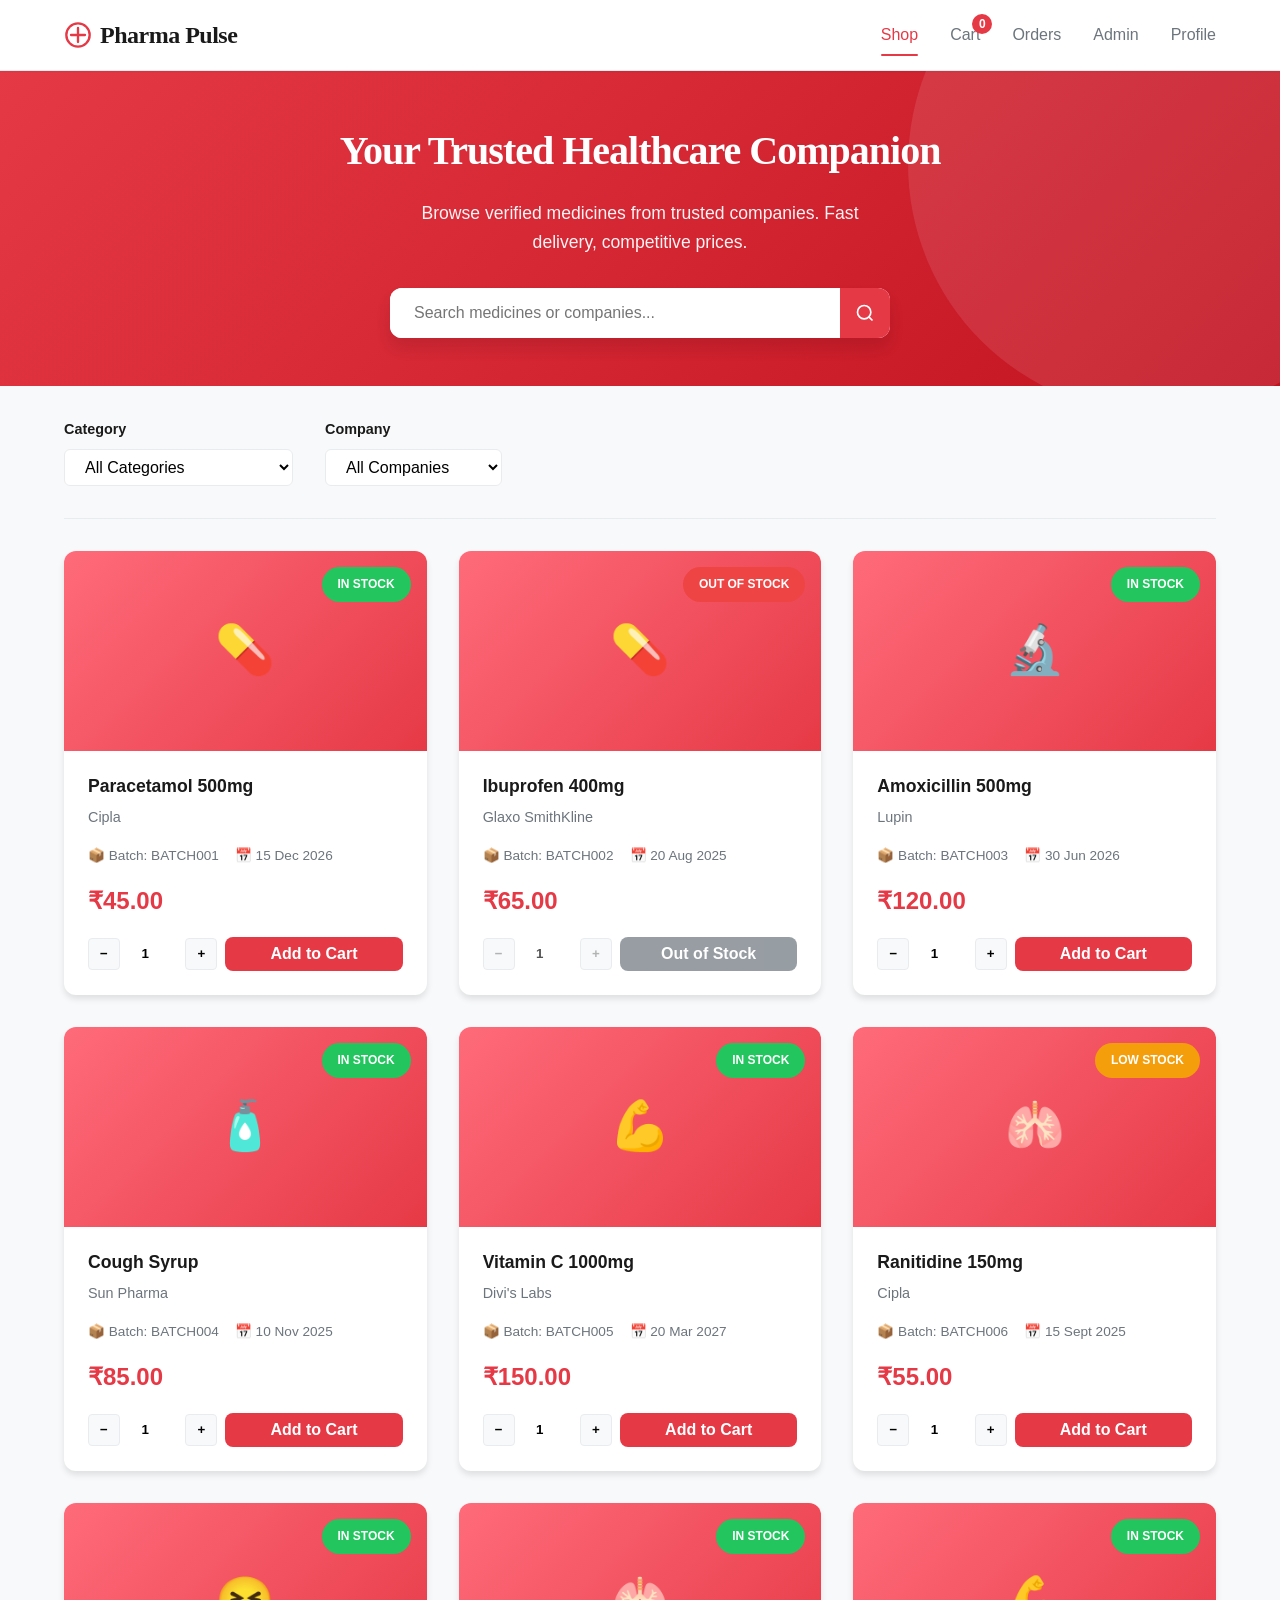
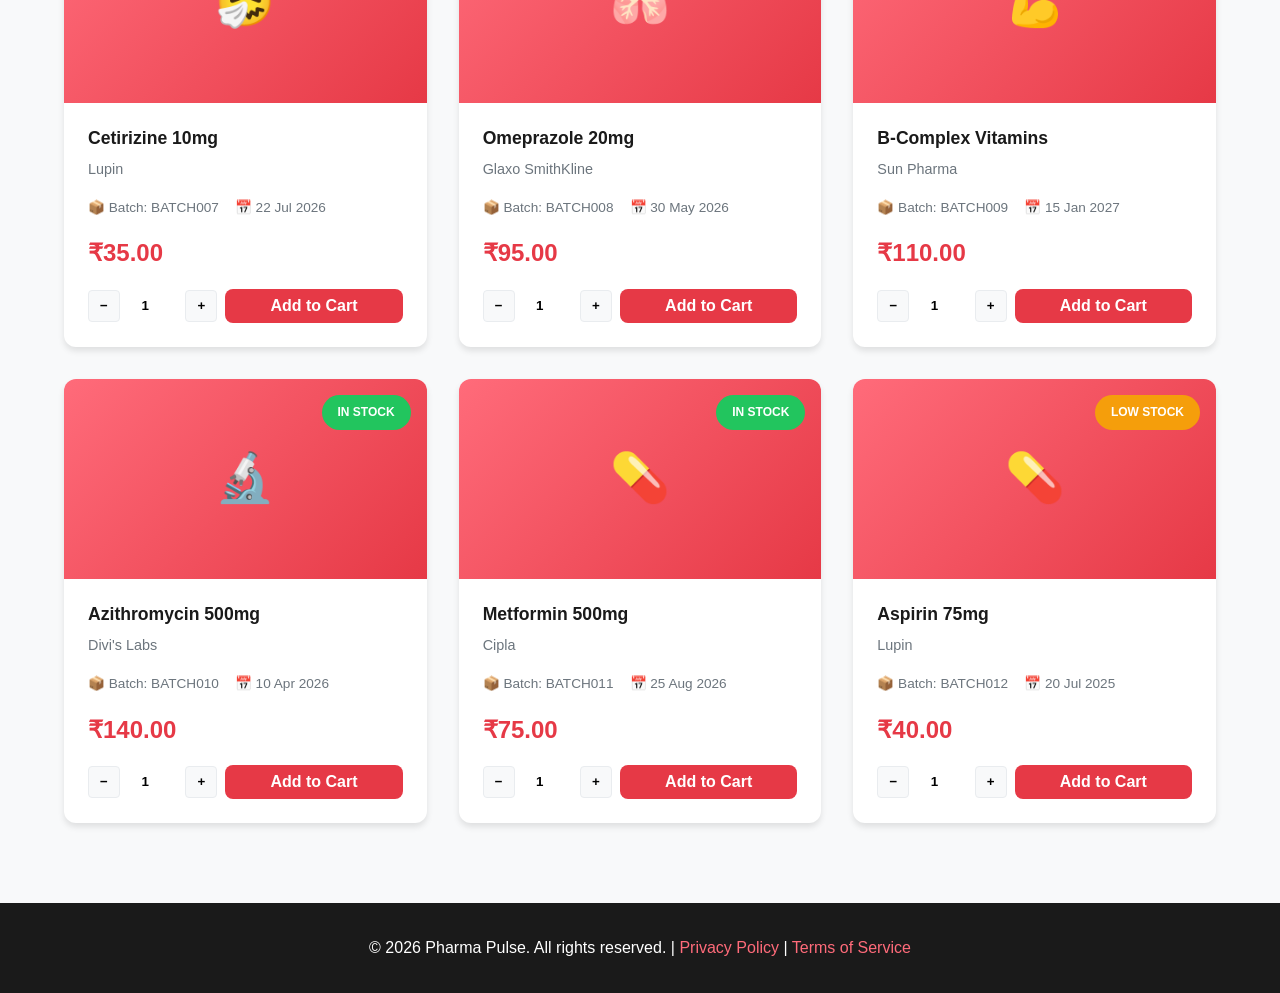
<file: files/index.html>
<!DOCTYPE html>
<html lang="en">
<head>
    <meta charset="UTF-8">
    <meta name="viewport" content="width=device-width, initial-scale=1.0">
    <title>Pharma Pulse - Buy Medicines Online</title>
    <link rel="stylesheet" href="styles.css">
</head>
<body>
    <nav class="navbar">
        <div class="container">
            <div class="navbar-brand">
                <svg class="logo-icon" viewBox="0 0 24 24" width="28" height="28">
                    <circle cx="12" cy="12" r="10" fill="none" stroke="currentColor" stroke-width="2"/>
                    <path d="M12 6v12M6 12h12" stroke="currentColor" stroke-width="2" stroke-linecap="round"/>
                </svg>
                <span class="brand-name">Pharma Pulse</span>
            </div>
            <div class="nav-links">
                <a href="index.html" class="nav-link active">Shop</a>
                <a href="cart.html" class="nav-link">
                    Cart
                    <span class="cart-badge" id="cartBadge">0</span>
                </a>
                <a href="orders.html" class="nav-link">Orders</a>
                <a href="admin.html" class="nav-link">Admin</a>
                <a href="profile.html" class="nav-link">Profile</a>
            </div>
        </div>
    </nav>

    <div class="hero">
        <div class="container">
            <h1 class="hero-title">Your Trusted Healthcare Companion</h1>
            <p class="hero-subtitle">Browse verified medicines from trusted companies. Fast delivery, competitive prices.</p>
            <div class="search-box">
                <input type="text" id="searchInput" placeholder="Search medicines or companies..." class="search-input">
                <button class="search-btn">
                    <svg width="20" height="20" viewBox="0 0 24 24" fill="none" stroke="currentColor" stroke-width="2">
                        <circle cx="11" cy="11" r="8"></circle>
                        <path d="m21 21-4.35-4.35"></path>
                    </svg>
                </button>
            </div>
        </div>
    </div>

    <div class="container">
        <div class="filter-section">
            <div class="filter-group">
                <label for="categoryFilter">Category</label>
                <select id="categoryFilter" class="filter-select">
                    <option value="">All Categories</option>
                    <option value="antibiotics">Antibiotics</option>
                    <option value="pain-relief">Pain Relief</option>
                    <option value="vitamins">Vitamins & Supplements</option>
                    <option value="cough-cold">Cough & Cold</option>
                    <option value="digestive">Digestive Health</option>
                </select>
            </div>
            <div class="filter-group">
                <label for="companyFilter">Company</label>
                <select id="companyFilter" class="filter-select">
                    <option value="">All Companies</option>
                    <option value="cipla">Cipla</option>
                    <option value="glaxo">Glaxo SmithKline</option>
                    <option value="lupin">Lupin</option>
                    <option value="sun">Sun Pharma</option>
                    <option value="divi">Divi's Labs</option>
                </select>
            </div>
        </div>

        <div class="medicines-grid" id="medicinesGrid">
            <!-- Will be populated by JavaScript -->
        </div>
    </div>

    <footer class="footer">
        <div class="container">
            <p>&copy; 2026 Pharma Pulse. All rights reserved. | <a href="#">Privacy Policy</a> | <a href="#">Terms of Service</a></p>
        </div>
    </footer>

    <script src="app.js"></script>
</body>
</html>
</file>
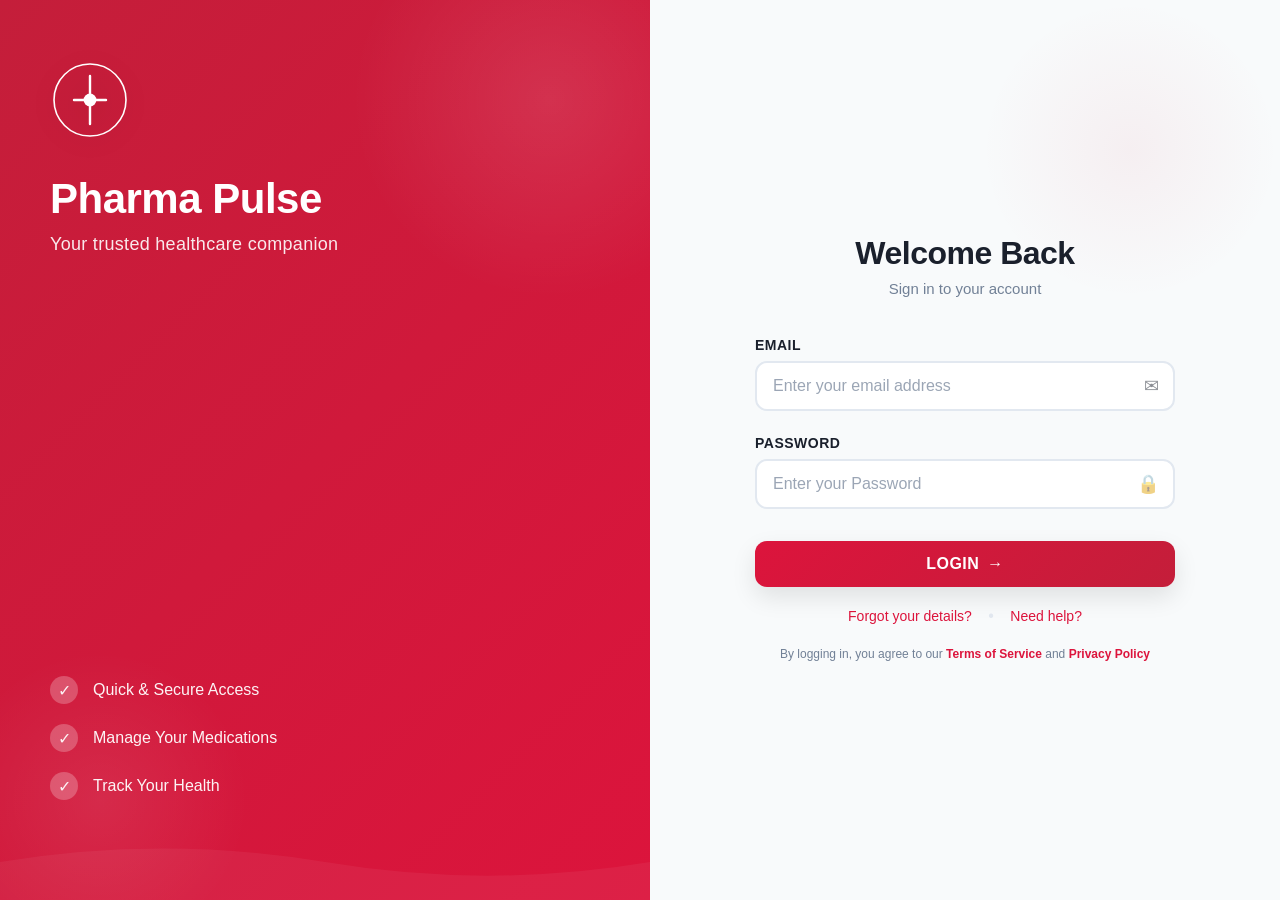
<file: frontend/index.html>
<!DOCTYPE html>
<html lang="en">
<head>
    <meta charset="UTF-8">
    <meta name="viewport" content="width=device-width, initial-scale=1.0">
    <title>Pharma Pulse - Buy Medicines Online</title>
    <link rel="stylesheet" href="./css/style.css">
</head>
<body>
    <nav class="navbar">
        <div class="container">
            <div class="navbar-brand">
                <svg class="logo-icon" viewBox="0 0 24 24" width="28" height="28">
                    <circle cx="12" cy="12" r="10" fill="none" stroke="currentColor" stroke-width="2"/>
                    <path d="M12 6v12M6 12h12" stroke="currentColor" stroke-width="2" stroke-linecap="round"/>
                </svg>
                <span class="brand-name">Pharma Pulse</span>
            </div>
            <div class="nav-links">
                <a href="index.html" class="nav-link active">Shop</a>
                <a href="cart.html" class="nav-link">
                    Cart
                    <span class="cart-badge" id="cartBadge">0</span>
                </a>
                <a href="orders.html" class="nav-link">Orders</a>
                <a href="admin.html" class="nav-link" id = "adminLink">Admin</a>
                <a href="profile.html" class="nav-link">Profile</a>
            </div>
        </div>
    </nav>

    <div class="hero">
        <div class="container">
            <h1 class="hero-title">Your Trusted Healthcare Companion</h1>
            <p class="hero-subtitle">Browse verified medicines from trusted companies. Fast delivery, competitive prices.</p>
            <div class="search-box">
                <input type="text" id="searchInput" placeholder="Search medicines or companies..." class="search-input">
                <button class="search-btn">
                    <svg width="20" height="20" viewBox="0 0 24 24" fill="none" stroke="currentColor" stroke-width="2">
                        <circle cx="11" cy="11" r="8"></circle>
                        <path d="m21 21-4.35-4.35"></path>
                    </svg>
                </button>
            </div>
        </div>
    </div>

    <div class="container">
        <div class="filter-section">
            <div class="filter-group">
                <label for="categoryFilter">Category</label>
                <select id="categoryFilter" class="filter-select">
                    <option value="">All Categories</option>
                    <option value="antibiotics">Antibiotics</option>
                    <option value="pain-relief">Pain Relief</option>
                    <option value="vitamins">Vitamins & Supplements</option>
                    <option value="cough-cold">Cough & Cold</option>
                    <option value="digestive">Digestive Health</option>
                </select>
            </div>
            <div class="filter-group">
                <label for="companyFilter">Company</label>
                <select id="companyFilter" class="filter-select">
                    <option value="">All Companies</option>
                    <option value="cipla">Cipla</option>
                    <option value="glaxo">Glaxo SmithKline</option>
                    <option value="lupin">Lupin</option>
                    <option value="sun">Sun Pharma</option>
                    <option value="divi">Divi's Labs</option>
                </select>
            </div>
        </div>

        <div class="medicines-grid" id="medicinesGrid">
            <!-- Will be populated by JavaScript -->
        </div>
    </div>

    <footer class="footer">
        <div class="container">
            <p>&copy; 2026 Pharma Pulse. All rights reserved. | <a href="#">Privacy Policy</a> | <a href="#">Terms of Service</a></p>
        </div>
    </footer>

    <script src="jwt_utils.js"></script>
    <script src="api-service.js"></script>
    <script src="app.js"></script>
    <script src="navbar.js"></script>
</body>
</html>
</file>
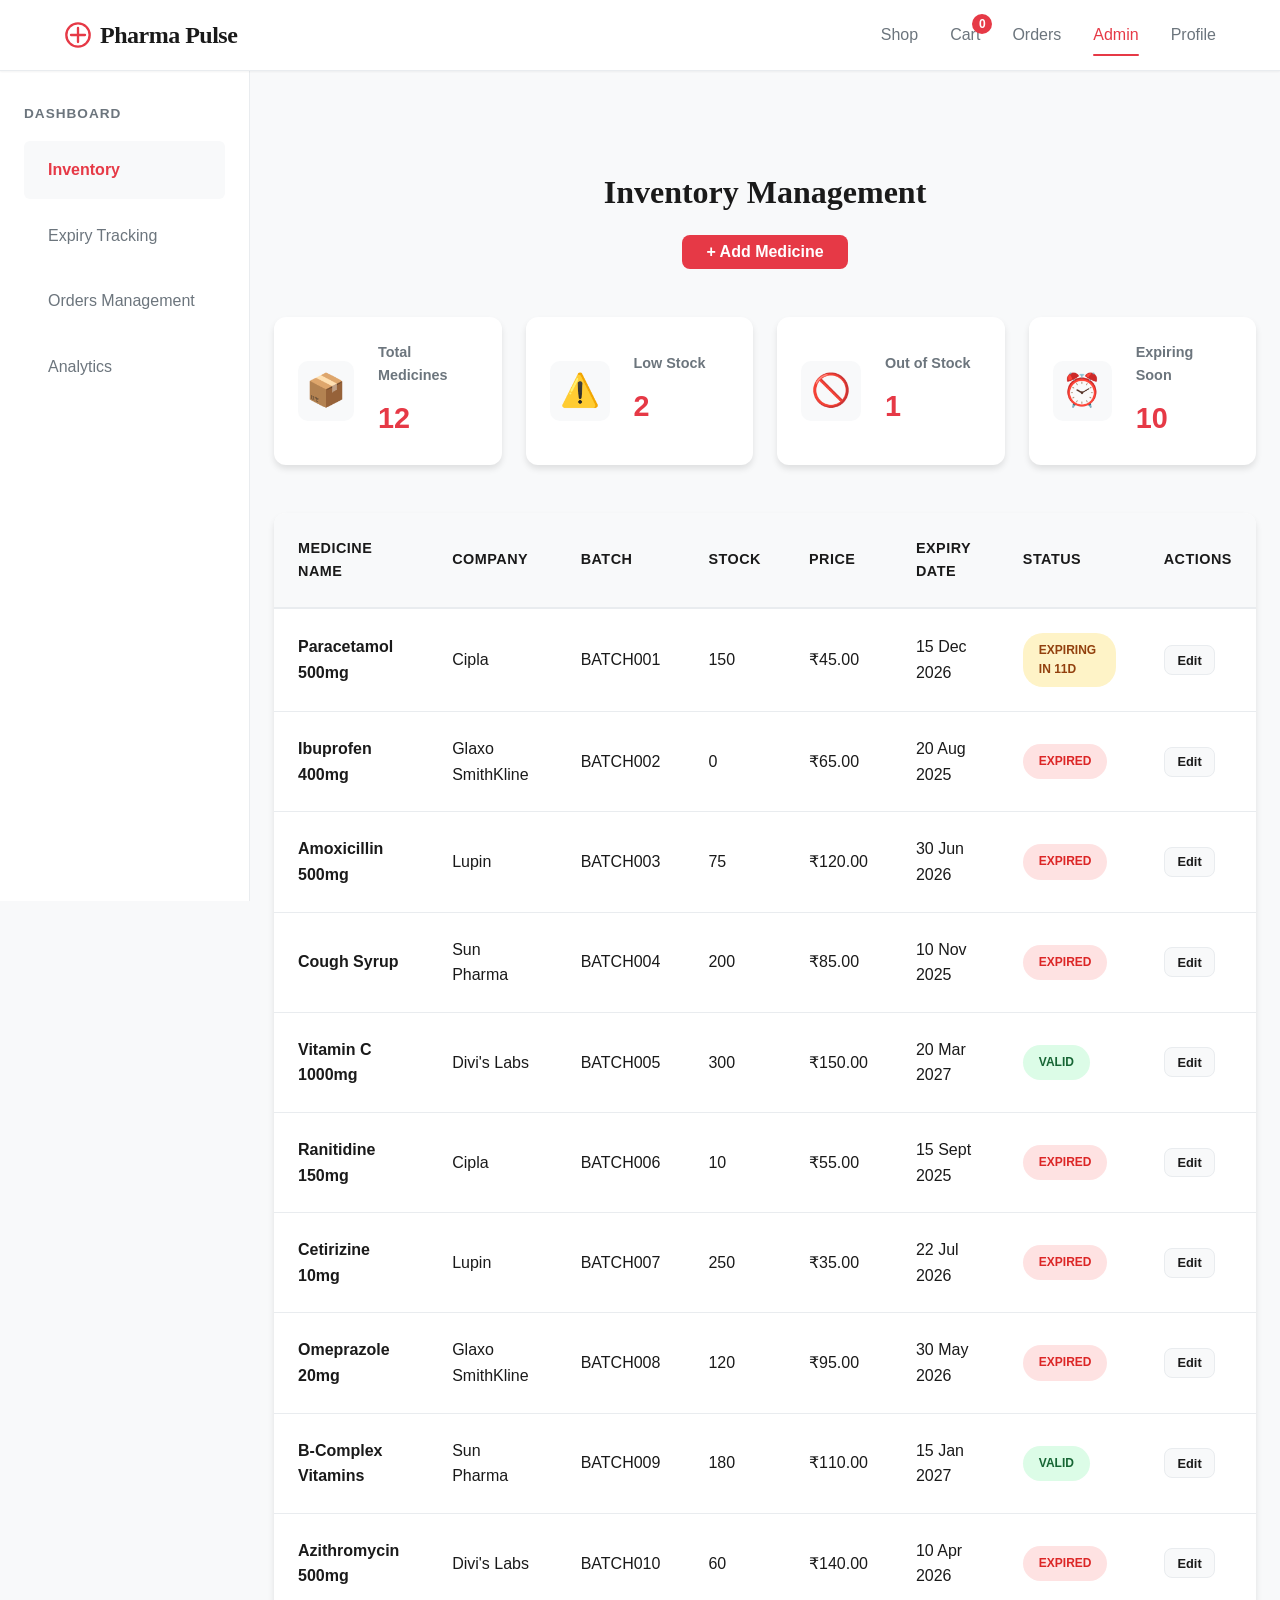
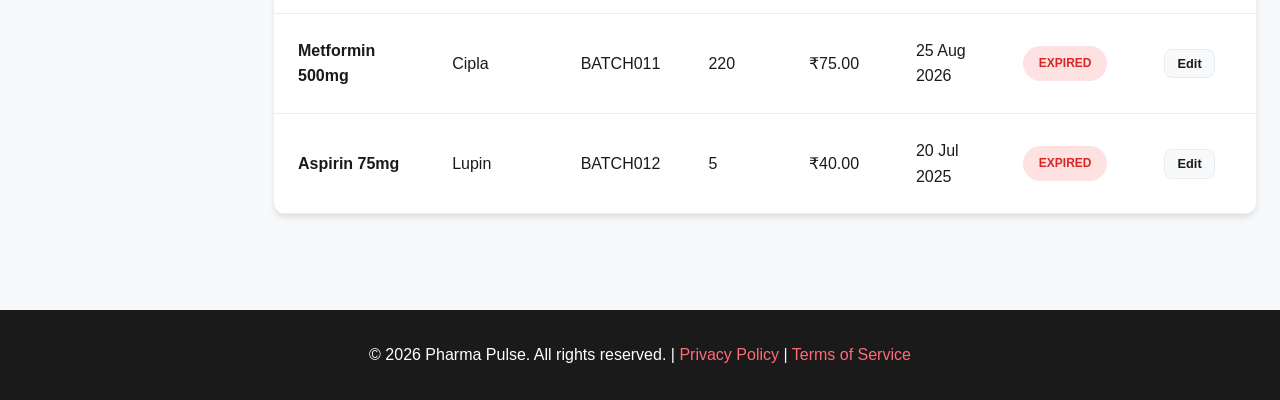
<file: files/admin.html>
<!DOCTYPE html>
<html lang="en">
<head>
    <meta charset="UTF-8">
    <meta name="viewport" content="width=device-width, initial-scale=1.0">
    <title>Admin Dashboard - Pharma Pulse</title>
    <link rel="stylesheet" href="styles.css">
</head>
<body>
    <nav class="navbar">
        <div class="container">
            <div class="navbar-brand">
                <svg class="logo-icon" viewBox="0 0 24 24" width="28" height="28">
                    <circle cx="12" cy="12" r="10" fill="none" stroke="currentColor" stroke-width="2"/>
                    <path d="M12 6v12M6 12h12" stroke="currentColor" stroke-width="2" stroke-linecap="round"/>
                </svg>
                <span class="brand-name">Pharma Pulse</span>
            </div>
            <div class="nav-links">
                <a href="index.html" class="nav-link">Shop</a>
                <a href="cart.html" class="nav-link">
                    Cart
                    <span class="cart-badge" id="cartBadge">0</span>
                </a>
                <a href="orders.html" class="nav-link">Orders</a>
                <a href="admin.html" class="nav-link active">Admin</a>
                <a href="profile.html" class="nav-link">Profile</a>
            </div>
        </div>
    </nav>

    <div class="admin-wrapper">
        <aside class="admin-sidebar">
            <div class="sidebar-section">
                <h4>Dashboard</h4>
                <a href="#" class="sidebar-link active" data-section="inventory">Inventory</a>
                <a href="#" class="sidebar-link" data-section="expiry">Expiry Tracking</a>
                <a href="#" class="sidebar-link" data-section="orders">Orders Management</a>
                <a href="#" class="sidebar-link" data-section="analytics">Analytics</a>
            </div>
        </aside>

        <main class="admin-content">
            <div class="container">
                <!-- Inventory Section -->
                <section id="inventory-section" class="admin-section active">
                    <div class="page-header">
                        <h1>Inventory Management</h1>
                        <button class="btn btn-primary" id="addMedicineBtn">+ Add Medicine</button>
                    </div>

                    <div class="stats-grid">
                        <div class="stat-card">
                            <div class="stat-icon">📦</div>
                            <div class="stat-content">
                                <h4>Total Medicines</h4>
                                <p class="stat-number" id="totalMedicines">0</p>
                            </div>
                        </div>
                        <div class="stat-card">
                            <div class="stat-icon">⚠️</div>
                            <div class="stat-content">
                                <h4>Low Stock</h4>
                                <p class="stat-number" id="lowStock">0</p>
                            </div>
                        </div>
                        <div class="stat-card">
                            <div class="stat-icon">🚫</div>
                            <div class="stat-content">
                                <h4>Out of Stock</h4>
                                <p class="stat-number" id="outOfStock">0</p>
                            </div>
                        </div>
                        <div class="stat-card">
                            <div class="stat-icon">⏰</div>
                            <div class="stat-content">
                                <h4>Expiring Soon</h4>
                                <p class="stat-number" id="expiringSoon">0</p>
                            </div>
                        </div>
                    </div>

                    <div class="table-wrapper">
                        <table class="admin-table">
                            <thead>
                                <tr>
                                    <th>Medicine Name</th>
                                    <th>Company</th>
                                    <th>Batch</th>
                                    <th>Stock</th>
                                    <th>Price</th>
                                    <th>Expiry Date</th>
                                    <th>Status</th>
                                    <th>Actions</th>
                                </tr>
                            </thead>
                            <tbody id="inventoryTable">
                                <!-- Will be populated by JavaScript -->
                            </tbody>
                        </table>
                    </div>
                </section>

                <!-- Expiry Tracking Section -->
                <section id="expiry-section" class="admin-section">
                    <div class="page-header">
                        <h1>Expiry Date Tracking</h1>
                    </div>

                    <div class="expiry-filters">
                        <div class="filter-group">
                            <label for="expiryRange">Show medicines expiring in</label>
                            <select id="expiryRange" class="filter-select">
                                <option value="7">Next 7 days</option>
                                <option value="30">Next 30 days</option>
                                <option value="90">Next 90 days</option>
                                <option value="all">All medicines</option>
                            </select>
                        </div>
                    </div>

                    <div class="expiry-timeline" id="expiryTimeline">
                        <!-- Will be populated by JavaScript -->
                    </div>
                </section>

                <!-- Orders Management Section -->
                <section id="orders-section" class="admin-section">
                    <div class="page-header">
                        <h1>Orders Management</h1>
                    </div>

                    <div class="filter-section">
                        <div class="filter-group">
                            <label for="orderStatus">Filter by Status</label>
                            <select id="orderStatus" class="filter-select">
                                <option value="">All Orders</option>
                                <option value="pending">Pending</option>
                                <option value="processing">Processing</option>
                                <option value="shipped">Shipped</option>
                                <option value="delivered">Delivered</option>
                            </select>
                        </div>
                    </div>

                    <div class="table-wrapper">
                        <table class="admin-table">
                            <thead>
                                <tr>
                                    <th>Order ID</th>
                                    <th>Customer</th>
                                    <th>Items</th>
                                    <th>Amount</th>
                                    <th>Status</th>
                                    <th>Date</th>
                                    <th>Actions</th>
                                </tr>
                            </thead>
                            <tbody id="ordersTable">
                                <!-- Will be populated by JavaScript -->
                            </tbody>
                        </table>
                    </div>
                </section>

                <!-- Analytics Section -->
                <section id="analytics-section" class="admin-section">
                    <div class="page-header">
                        <h1>Analytics</h1>
                    </div>

                    <div class="analytics-grid">
                        <div class="chart-card">
                            <h3>Sales by Company</h3>
                            <div class="chart-placeholder" id="companySalesChart">
                                <!-- Will be populated by JavaScript -->
                            </div>
                        </div>
                        <div class="chart-card">
                            <h3>Top 5 Best Sellers</h3>
                            <div class="chart-placeholder" id="topSellersChart">
                                <!-- Will be populated by JavaScript -->
                            </div>
                        </div>
                    </div>
                </section>
            </div>
        </main>
    </div>

    <!-- Modal for adding/editing medicines -->
    <div class="modal" id="medicineModal">
        <div class="modal-content">
            <span class="close-modal">&times;</span>
            <h2>Add/Edit Medicine</h2>
            <form id="medicineForm">
                <div class="form-group">
                    <label for="medicineName">Medicine Name</label>
                    <input type="text" id="medicineName" required>
                </div>
                <div class="form-group">
                    <label for="company">Company</label>
                    <input type="text" id="company" required>
                </div>
                <div class="form-group">
                    <label for="batch">Batch Number</label>
                    <input type="text" id="batch" required>
                </div>
                <div class="form-group">
                    <label for="stock">Stock Quantity</label>
                    <input type="number" id="stock" required>
                </div>
                <div class="form-group">
                    <label for="price">Price (₹)</label>
                    <input type="number" id="price" step="0.01" required>
                </div>
                <div class="form-group">
                    <label for="expiryDate">Expiry Date</label>
                    <input type="date" id="expiryDate" required>
                </div>
                <button type="submit" class="btn btn-primary">Save Medicine</button>
            </form>
        </div>
    </div>

    <footer class="footer">
        <div class="container">
            <p>&copy; 2026 Pharma Pulse. All rights reserved. | <a href="#">Privacy Policy</a> | <a href="#">Terms of Service</a></p>
        </div>
    </footer>

    <script src="app.js"></script>
    <script src="admin.js"></script>
</body>
</html>
</file>
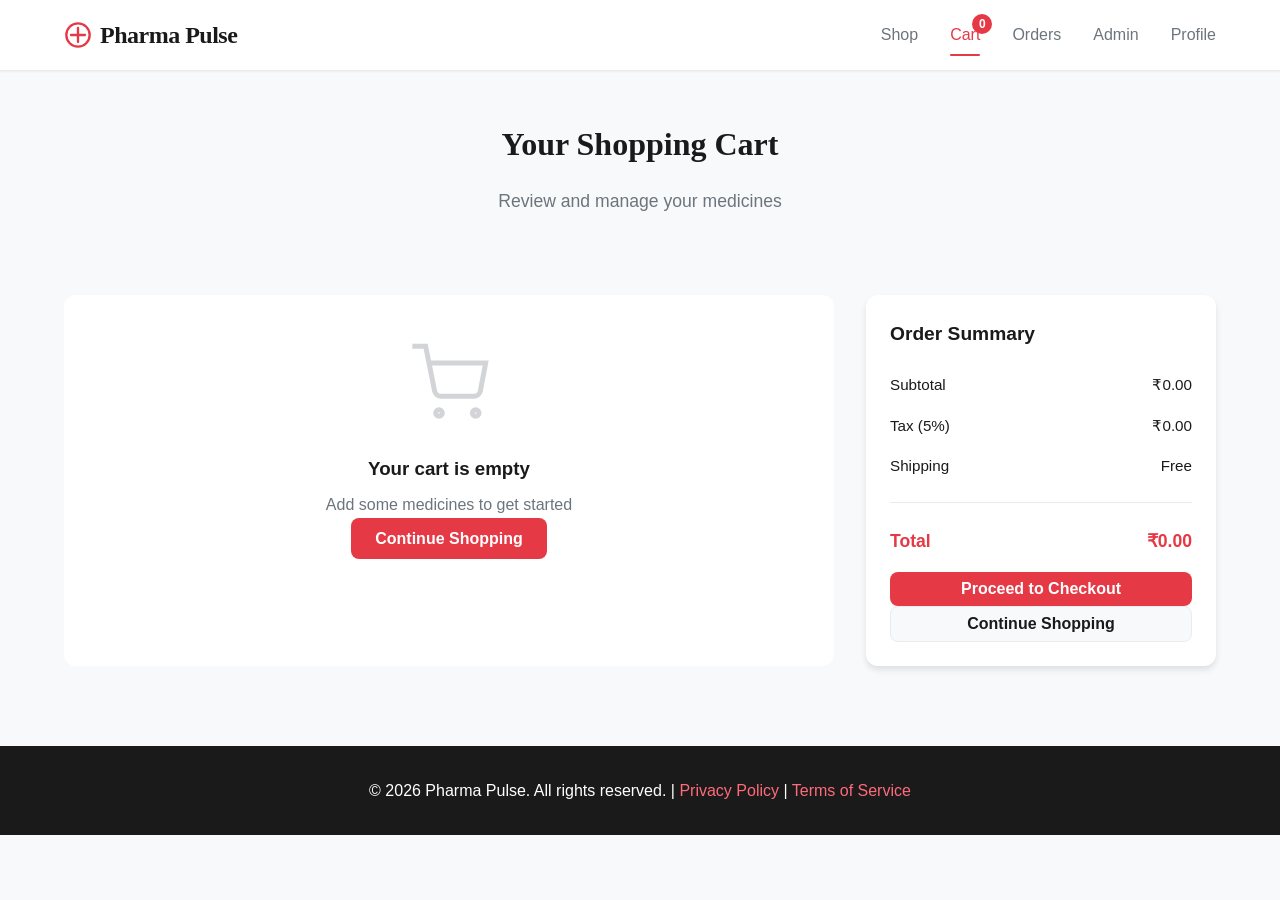
<file: files/cart.html>
<!DOCTYPE html>
<html lang="en">
<head>
    <meta charset="UTF-8">
    <meta name="viewport" content="width=device-width, initial-scale=1.0">
    <title>Shopping Cart - Pharma Pulse</title>
    <link rel="stylesheet" href="styles.css">
</head>
<body>
    <nav class="navbar">
        <div class="container">
            <div class="navbar-brand">
                <svg class="logo-icon" viewBox="0 0 24 24" width="28" height="28">
                    <circle cx="12" cy="12" r="10" fill="none" stroke="currentColor" stroke-width="2"/>
                    <path d="M12 6v12M6 12h12" stroke="currentColor" stroke-width="2" stroke-linecap="round"/>
                </svg>
                <span class="brand-name">Pharma Pulse</span>
            </div>
            <div class="nav-links">
                <a href="index.html" class="nav-link">Shop</a>
                <a href="cart.html" class="nav-link active">
                    Cart
                    <span class="cart-badge" id="cartBadge">0</span>
                </a>
                <a href="orders.html" class="nav-link">Orders</a>
                <a href="admin.html" class="nav-link">Admin</a>
                <a href="profile.html" class="nav-link">Profile</a>
            </div>
        </div>
    </nav>

    <div class="container">
        <div class="page-header">
            <h1>Your Shopping Cart</h1>
            <p class="subtitle">Review and manage your medicines</p>
        </div>

        <div class="cart-wrapper">
            <div class="cart-items-section">
                <div class="cart-items" id="cartItems">
                    <!-- Will be populated by JavaScript -->
                </div>
                <div class="empty-cart" id="emptyCart" style="display: none;">
                    <svg width="80" height="80" viewBox="0 0 24 24" fill="none" stroke="currentColor" stroke-width="1.5">
                        <circle cx="9" cy="21" r="1"></circle>
                        <circle cx="20" cy="21" r="1"></circle>
                        <path d="M1 1h4l2.68 13.39a2 2 0 0 0 2 1.61h9.72a2 2 0 0 0 2-1.61L23 6H6"></path>
                    </svg>
                    <h3>Your cart is empty</h3>
                    <p>Add some medicines to get started</p>
                    <a href="index.html" class="btn btn-primary">Continue Shopping</a>
                </div>
            </div>

            <div class="cart-summary">
                <div class="summary-card">
                    <h3>Order Summary</h3>
                    <div class="summary-row">
                        <span>Subtotal</span>
                        <span id="subtotal">₹0</span>
                    </div>
                    <div class="summary-row">
                        <span>Tax (5%)</span>
                        <span id="tax">₹0</span>
                    </div>
                    <div class="summary-row">
                        <span>Shipping</span>
                        <span id="shipping">Free</span>
                    </div>
                    <div class="summary-divider"></div>
                    <div class="summary-row total">
                        <span>Total</span>
                        <span id="total">₹0</span>
                    </div>
                    <button class="btn btn-primary btn-full" id="checkoutBtn">Proceed to Checkout</button>
                    <button class="btn btn-secondary btn-full" onclick="window.location.href='index.html'">Continue Shopping</button>
                </div>
            </div>
        </div>
    </div>

    <footer class="footer">
        <div class="container">
            <p>&copy; 2026 Pharma Pulse. All rights reserved. | <a href="#">Privacy Policy</a> | <a href="#">Terms of Service</a></p>
        </div>
    </footer>

    <script src="app.js"></script>
</body>
</html>
</file>
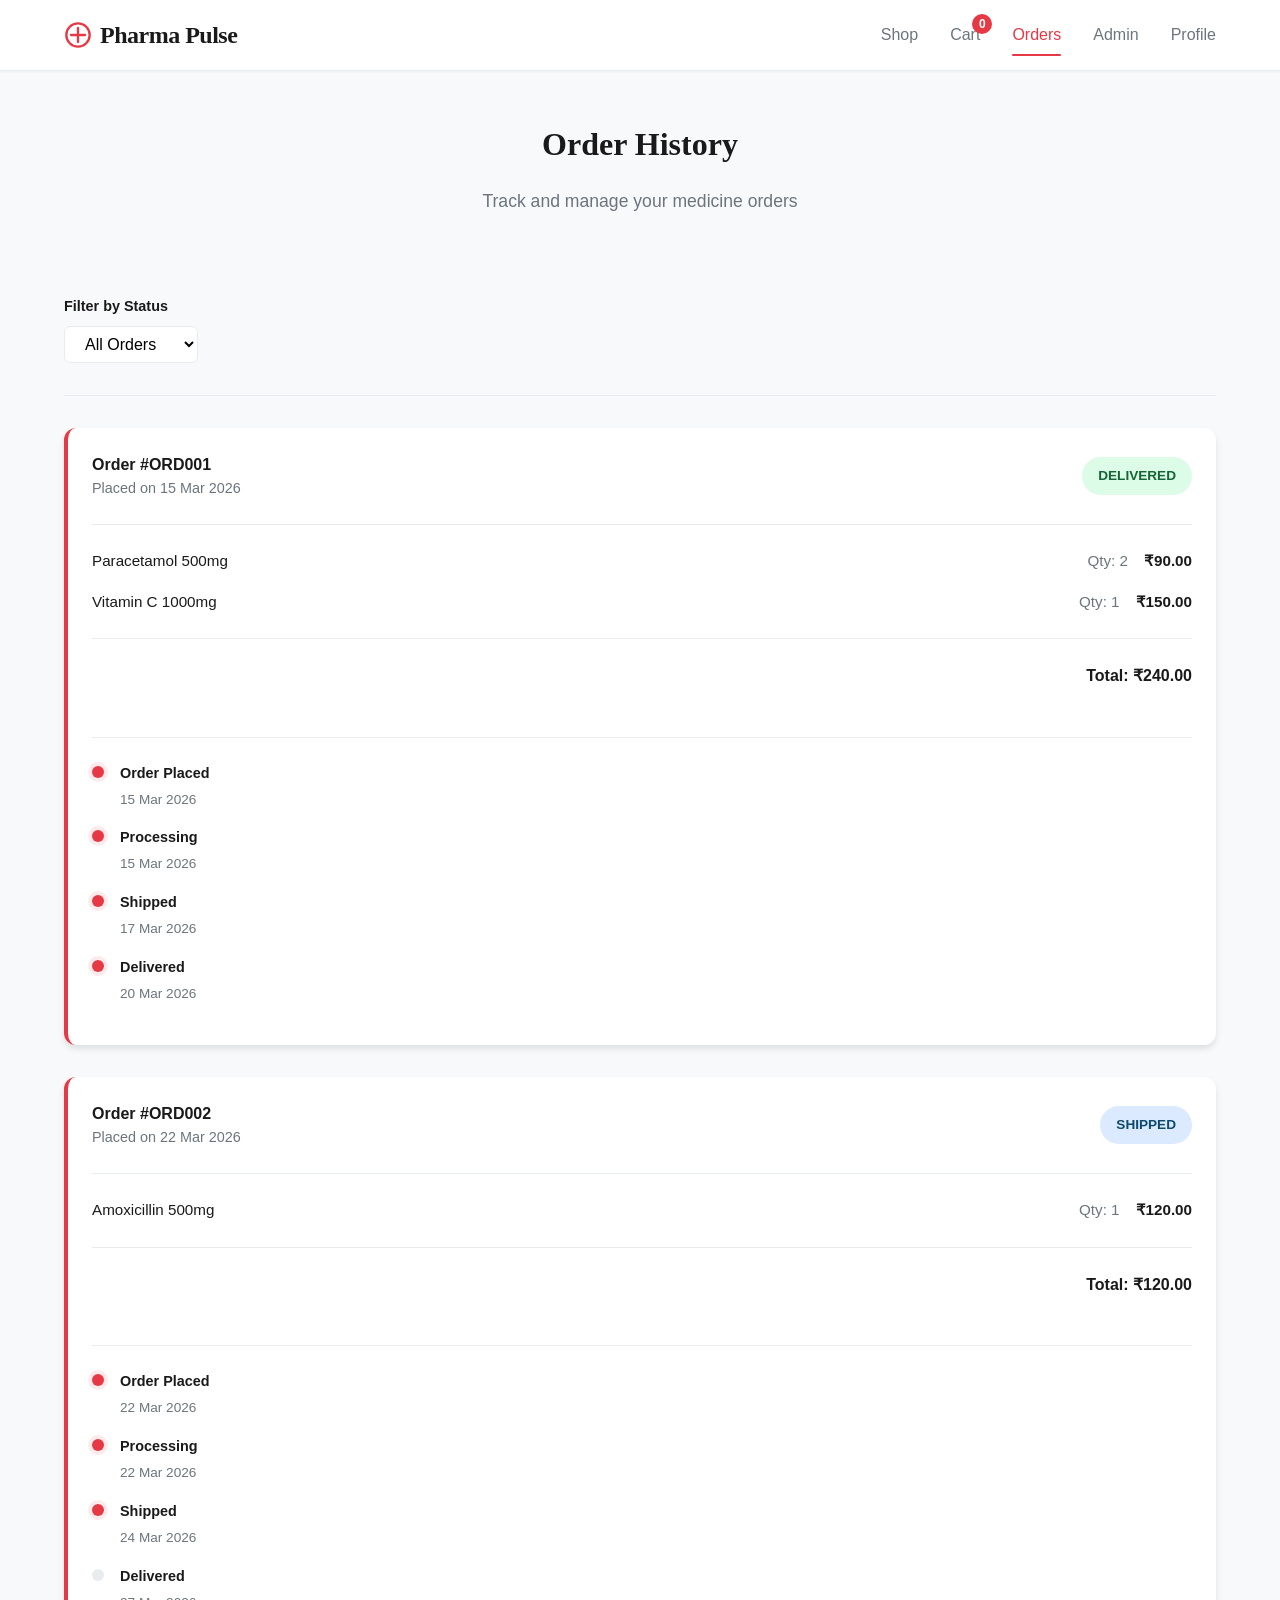
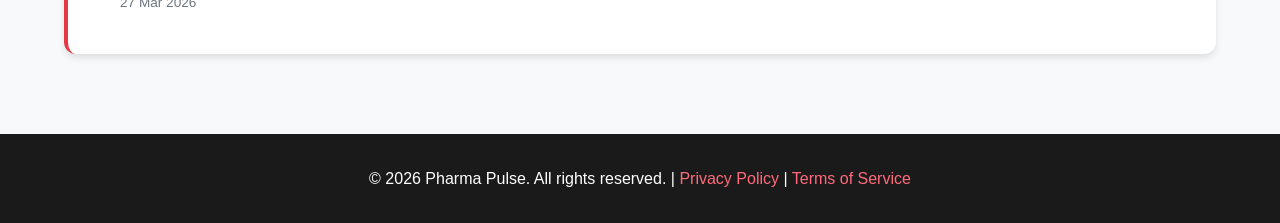
<file: files/orders.html>
<!DOCTYPE html>
<html lang="en">
<head>
    <meta charset="UTF-8">
    <meta name="viewport" content="width=device-width, initial-scale=1.0">
    <title>Order History - Pharma Pulse</title>
    <link rel="stylesheet" href="styles.css">
</head>
<body>
    <nav class="navbar">
        <div class="container">
            <div class="navbar-brand">
                <svg class="logo-icon" viewBox="0 0 24 24" width="28" height="28">
                    <circle cx="12" cy="12" r="10" fill="none" stroke="currentColor" stroke-width="2"/>
                    <path d="M12 6v12M6 12h12" stroke="currentColor" stroke-width="2" stroke-linecap="round"/>
                </svg>
                <span class="brand-name">Pharma Pulse</span>
            </div>
            <div class="nav-links">
                <a href="index.html" class="nav-link">Shop</a>
                <a href="cart.html" class="nav-link">
                    Cart
                    <span class="cart-badge" id="cartBadge">0</span>
                </a>
                <a href="orders.html" class="nav-link active">Orders</a>
                <a href="admin.html" class="nav-link">Admin</a>
                <a href="profile.html" class="nav-link">Profile</a>
            </div>
        </div>
    </nav>

    <div class="container">
        <div class="page-header">
            <h1>Order History</h1>
            <p class="subtitle">Track and manage your medicine orders</p>
        </div>

        <div class="filter-section">
            <div class="filter-group">
                <label for="statusFilter">Filter by Status</label>
                <select id="statusFilter" class="filter-select">
                    <option value="">All Orders</option>
                    <option value="delivered">Delivered</option>
                    <option value="processing">Processing</option>
                    <option value="shipped">Shipped</option>
                    <option value="cancelled">Cancelled</option>
                </select>
            </div>
        </div>

        <div class="orders-container" id="ordersContainer">
            <!-- Will be populated by JavaScript -->
        </div>

        <div class="empty-state" id="emptyOrders" style="display: none;">
            <svg width="100" height="100" viewBox="0 0 24 24" fill="none" stroke="currentColor" stroke-width="1.5">
                <path d="M9 11l3 3L22 4"></path>
                <path d="M21 12a9 9 0 11-18 0 9 9 0 0118 0z"></path>
            </svg>
            <h3>No Orders Yet</h3>
            <p>You haven't placed any orders yet. Start shopping now!</p>
            <a href="index.html" class="btn btn-primary">Shop Now</a>
        </div>
    </div>

    <footer class="footer">
        <div class="container">
            <p>&copy; 2026 Pharma Pulse. All rights reserved. | <a href="#">Privacy Policy</a> | <a href="#">Terms of Service</a></p>
        </div>
    </footer>

    <script src="app.js"></script>
</body>
</html>
</file>
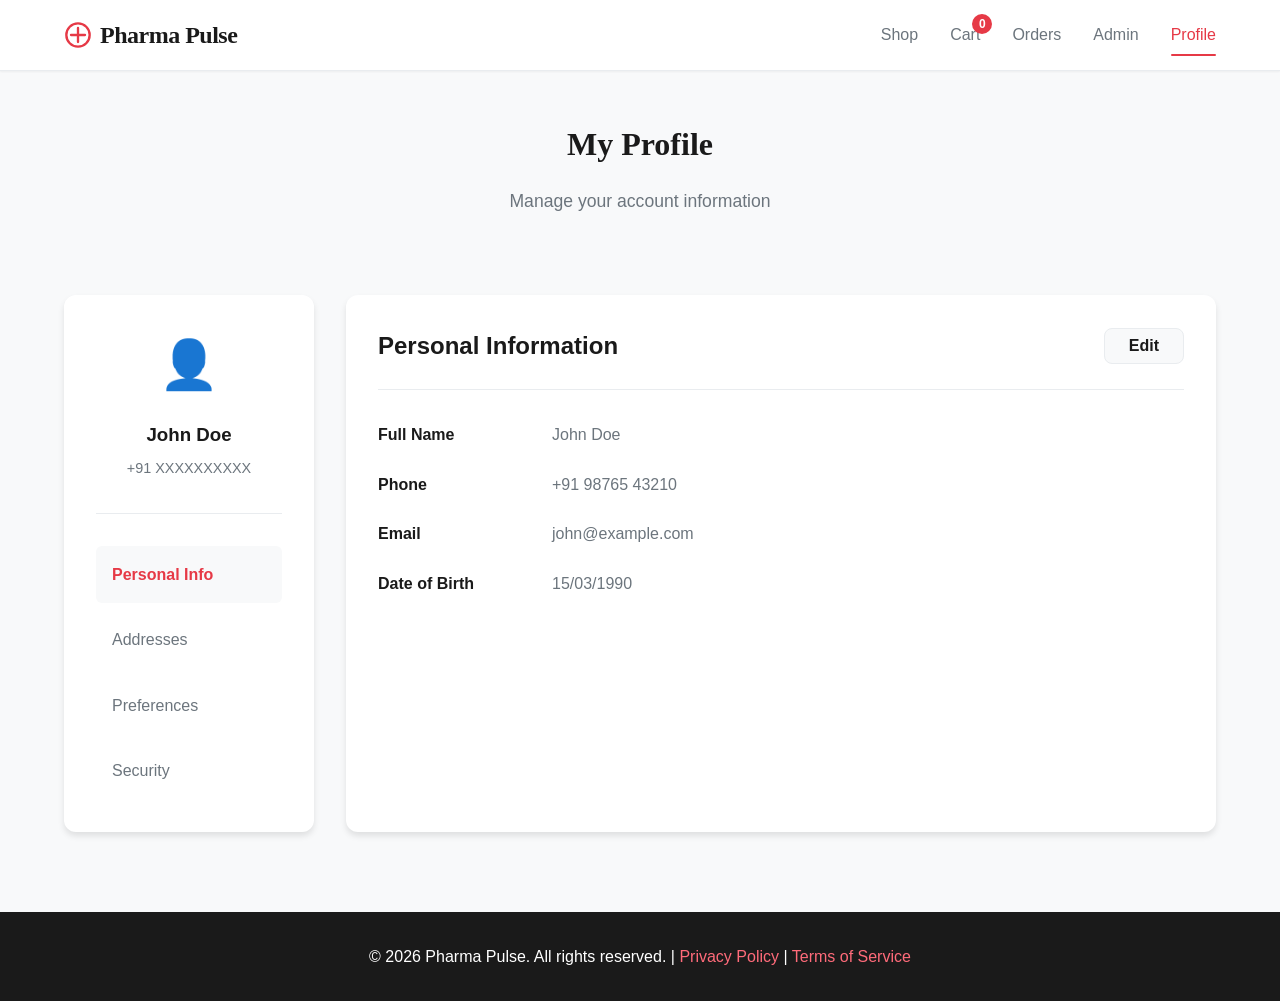
<file: files/profile.html>
<!DOCTYPE html>
<html lang="en">
<head>
    <meta charset="UTF-8">
    <meta name="viewport" content="width=device-width, initial-scale=1.0">
    <title>Profile - Pharma Pulse</title>
    <link rel="stylesheet" href="styles.css">
</head>
<body>
    <nav class="navbar">
        <div class="container">
            <div class="navbar-brand">
                <svg class="logo-icon" viewBox="0 0 24 24" width="28" height="28">
                    <circle cx="12" cy="12" r="10" fill="none" stroke="currentColor" stroke-width="2"/>
                    <path d="M12 6v12M6 12h12" stroke="currentColor" stroke-width="2" stroke-linecap="round"/>
                </svg>
                <span class="brand-name">Pharma Pulse</span>
            </div>
            <div class="nav-links">
                <a href="index.html" class="nav-link">Shop</a>
                <a href="cart.html" class="nav-link">
                    Cart
                    <span class="cart-badge" id="cartBadge">0</span>
                </a>
                <a href="orders.html" class="nav-link">Orders</a>
                <a href="admin.html" class="nav-link">Admin</a>
                <a href="profile.html" class="nav-link active">Profile</a>
            </div>
        </div>
    </nav>

    <div class="container">
        <div class="page-header">
            <h1>My Profile</h1>
            <p class="subtitle">Manage your account information</p>
        </div>

        <div class="profile-wrapper">
            <aside class="profile-sidebar">
                <div class="profile-info">
                    <div class="profile-avatar">👤</div>
                    <h3 id="profileName">John Doe</h3>
                    <p id="profilePhone">+91 XXXXXXXXXX</p>
                </div>
                <nav class="profile-nav">
                    <a href="#" class="profile-nav-link active" data-section="personal">Personal Info</a>
                    <a href="#" class="profile-nav-link" data-section="addresses">Addresses</a>
                    <a href="#" class="profile-nav-link" data-section="preferences">Preferences</a>
                    <a href="#" class="profile-nav-link" data-section="security">Security</a>
                </nav>
            </aside>

            <main class="profile-content">
                <!-- Personal Info Section -->
                <section id="personal-section" class="profile-section active">
                    <div class="section-header">
                        <h2>Personal Information</h2>
                        <button class="btn btn-secondary" id="editPersonalBtn">Edit</button>
                    </div>

                    <div class="info-display" id="personalDisplay">
                        <div class="info-row">
                            <span class="info-label">Full Name</span>
                            <span class="info-value" id="displayName">John Doe</span>
                        </div>
                        <div class="info-row">
                            <span class="info-label">Phone</span>
                            <span class="info-value" id="displayPhone">+91 98765 43210</span>
                        </div>
                        <div class="info-row">
                            <span class="info-label">Email</span>
                            <span class="info-value" id="displayEmail">john@example.com</span>
                        </div>
                        <div class="info-row">
                            <span class="info-label">Date of Birth</span>
                            <span class="info-value" id="displayDob">15/03/1990</span>
                        </div>
                    </div>

                    <form id="personalForm" class="info-form" style="display: none;">
                        <div class="form-group">
                            <label for="fullName">Full Name</label>
                            <input type="text" id="fullName" value="John Doe" required>
                        </div>
                        <div class="form-group">
                            <label for="phone">Phone</label>
                            <input type="tel" id="phone" value="+91 98765 43210" required>
                        </div>
                        <div class="form-group">
                            <label for="email">Email</label>
                            <input type="email" id="email" value="john@example.com" required>
                        </div>
                        <div class="form-group">
                            <label for="dob">Date of Birth</label>
                            <input type="date" id="dob" value="1990-03-15" required>
                        </div>
                        <div class="form-actions">
                            <button type="submit" class="btn btn-primary">Save Changes</button>
                            <button type="button" class="btn btn-secondary" id="cancelPersonalBtn">Cancel</button>
                        </div>
                    </form>
                </section>

                <!-- Addresses Section -->
                <section id="addresses-section" class="profile-section">
                    <div class="section-header">
                        <h2>Delivery Addresses</h2>
                        <button class="btn btn-primary" id="addAddressBtn">+ Add Address</button>
                    </div>

                    <div class="addresses-list" id="addressesList">
                        <!-- Will be populated by JavaScript -->
                    </div>
                </section>

                <!-- Preferences Section -->
                <section id="preferences-section" class="profile-section">
                    <div class="section-header">
                        <h2>Preferences</h2>
                    </div>

                    <div class="preferences-group">
                        <div class="preference-item">
                            <div class="preference-info">
                                <h4>Email Notifications</h4>
                                <p>Receive email updates about orders and promotions</p>
                            </div>
                            <label class="toggle-switch">
                                <input type="checkbox" id="emailNotif" checked>
                                <span class="toggle-slider"></span>
                            </label>
                        </div>

                        <div class="preference-item">
                            <div class="preference-info">
                                <h4>SMS Notifications</h4>
                                <p>Get SMS updates about your orders</p>
                            </div>
                            <label class="toggle-switch">
                                <input type="checkbox" id="smsNotif" checked>
                                <span class="toggle-slider"></span>
                            </label>
                        </div>

                        <div class="preference-item">
                            <div class="preference-info">
                                <h4>Promotional Updates</h4>
                                <p>Receive information about special offers and new medicines</p>
                            </div>
                            <label class="toggle-switch">
                                <input type="checkbox" id="promoNotif">
                                <span class="toggle-slider"></span>
                            </label>
                        </div>
                    </div>
                </section>

                <!-- Security Section -->
                <section id="security-section" class="profile-section">
                    <div class="section-header">
                        <h2>Security & Password</h2>
                    </div>

                    <div class="security-content">
                        <div class="security-item">
                            <div class="security-info">
                                <h4>Password</h4>
                                <p>Last changed 45 days ago</p>
                            </div>
                            <button class="btn btn-secondary" id="changePasswordBtn">Change Password</button>
                        </div>

                        <div class="security-item">
                            <div class="security-info">
                                <h4>Two-Factor Authentication</h4>
                                <p>Add an extra layer of security to your account</p>
                            </div>
                            <button class="btn btn-secondary">Enable 2FA</button>
                        </div>

                        <div class="security-item danger">
                            <div class="security-info">
                                <h4>Delete Account</h4>
                                <p>Permanently delete your account and all data</p>
                            </div>
                            <button class="btn btn-danger">Delete Account</button>
                        </div>
                    </div>
                </section>
            </main>
        </div>
    </div>

    <!-- Modal for changing password -->
    <div class="modal" id="passwordModal">
        <div class="modal-content">
            <span class="close-modal">&times;</span>
            <h2>Change Password</h2>
            <form id="passwordForm">
                <div class="form-group">
                    <label for="currentPassword">Current Password</label>
                    <input type="password" id="currentPassword" required>
                </div>
                <div class="form-group">
                    <label for="newPassword">New Password</label>
                    <input type="password" id="newPassword" required>
                </div>
                <div class="form-group">
                    <label for="confirmPassword">Confirm Password</label>
                    <input type="password" id="confirmPassword" required>
                </div>
                <button type="submit" class="btn btn-primary">Update Password</button>
            </form>
        </div>
    </div>

    <footer class="footer">
        <div class="container">
            <p>&copy; 2026 Pharma Pulse. All rights reserved. | <a href="#">Privacy Policy</a> | <a href="#">Terms of Service</a></p>
        </div>
    </footer>

    <script src="app.js"></script>
    <script src="profile.js"></script>
</body>
</html>
</file>
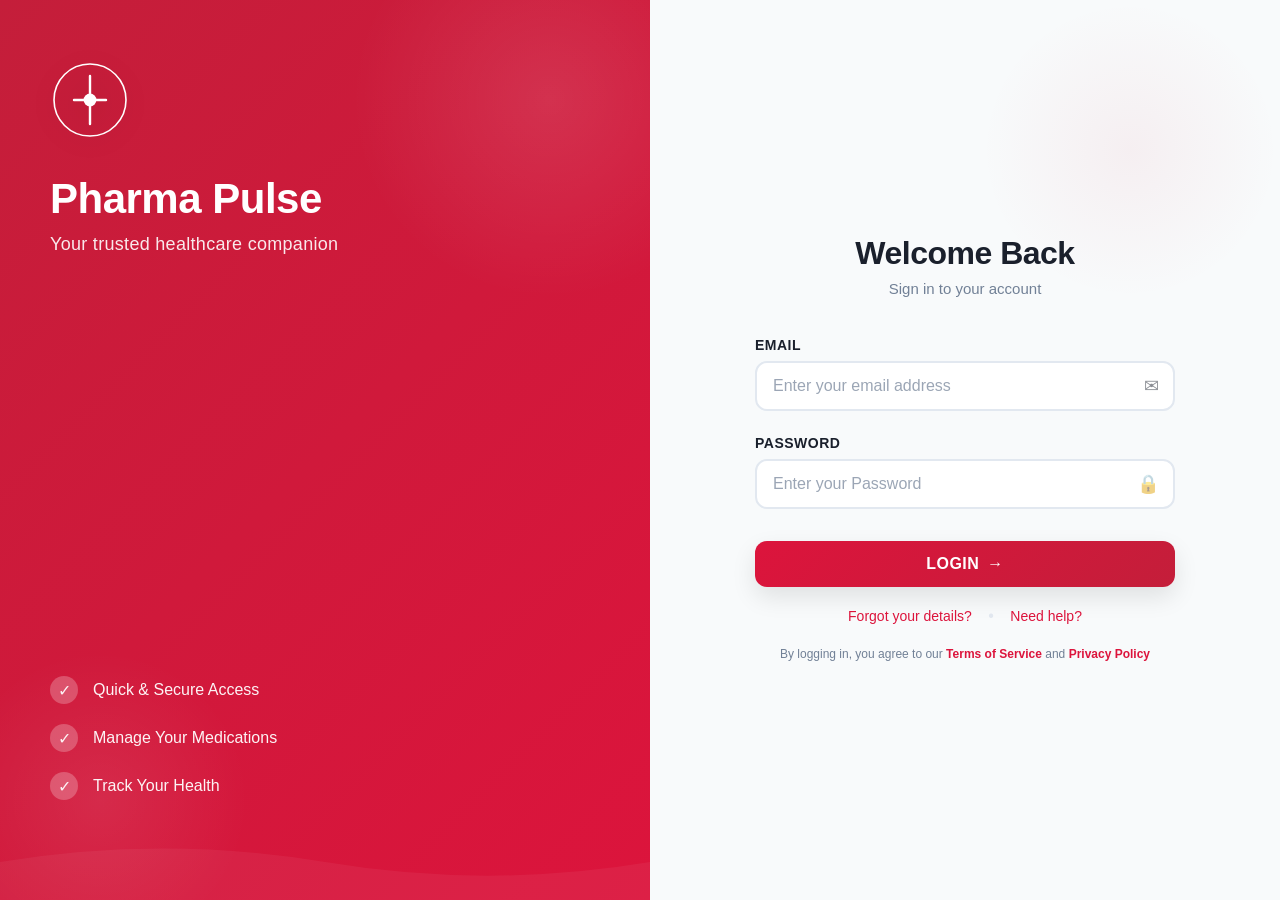
<file: frontend/admin.html>
<!DOCTYPE html>
<html lang="en">

<head>
    <meta charset="UTF-8">
    <meta name="viewport" content="width=device-width, initial-scale=1.0">
    <title>Admin Dashboard - Pharma Pulse</title>
    <link rel="stylesheet" href="./css/style.css">
</head>

<body>
    <nav class="navbar">
        <div class="container">
            <div class="navbar-brand">
                <svg class="logo-icon" viewBox="0 0 24 24" width="28" height="28">
                    <circle cx="12" cy="12" r="10" fill="none" stroke="currentColor" stroke-width="2" />
                    <path d="M12 6v12M6 12h12" stroke="currentColor" stroke-width="2" stroke-linecap="round" />
                </svg>
                <span class="brand-name">Pharma Pulse</span>
            </div>
            <div class="nav-links">
                <a href="index.html" class="nav-link">Shop</a>
                <a href="cart.html" class="nav-link">
                    Cart
                    <span class="cart-badge" id="cartBadge">0</span>
                </a>
                <a href="orders.html" class="nav-link">Orders</a>
                <a href="admin.html" class="nav-link active">Admin</a>
                <a href="profile.html" class="nav-link">Profile</a>
            </div>
        </div>
    </nav>

    <div class="admin-wrapper">
        <aside class="admin-sidebar">
            <div class="sidebar-section">
                <h4>Dashboard</h4>
                <a href="#" class="sidebar-link active" data-section="inventory">Inventory</a>
                <a href="#" class="sidebar-link" data-section="expiry">Expiry Tracking</a>
                <a href="#" class="sidebar-link" data-section="orders">Orders Management</a>
                <a href="#" class="sidebar-link" data-section="analytics">Analytics</a>
                <a href="#" class="sidebar-link" data-section="users">User Management</a>
                <a href="#" class="sidebar-link" data-section="ml">AI Insights</a>
            </div>
        </aside>

        <main class="admin-content">
            <div class="container">
                <!-- Inventory Section -->
                <section id="inventory-section" class="admin-section active">
                    <!-- <div class="page-header">
                        <h1>Inventory Management</h1>
                        <div style="display:flex;gap:.75rem;align-items:center">
                            <label style="display:flex;align-items:center;gap:.4rem;font-size:.9rem;cursor:pointer">
                                <input type="checkbox" id="showExpiredToggle" onchange="displayInventory(this.checked)"
                                    style="width:16px;height:16px">
                                Show Expired
                            </label>
                            <button class="btn btn-primary" id="addMedicineBtn">+ Add Medicine</button>
                        </div>
                    </div> -->

                    <div class="page-header">
                        <h1>Inventory Management</h1>

                        <div class="inventory-controls">
                            <!-- 🔍 Search Bar -->
                            <div class="inventory-search">
                                <input type="text" id="inventorySearchInput"
                                    placeholder="Search medicines, company, batch...">
                            </div>

                            <!-- Existing controls -->
                            <div style="display:flex;gap:.75rem;align-items:center">
                                <label style="display:flex;align-items:center;gap:.4rem;font-size:.9rem;cursor:pointer">
                                    <input type="checkbox" id="showExpiredToggle"
                                        onchange="displayInventory(this.checked)">
                                    Show Expired
                                </label>
                                <button class="btn btn-primary" id="addMedicineBtn">+ Add Medicine</button>
                            </div>
                        </div>
                    </div>
                    <div class="stats-grid">
                        <div class="stat-card">
                            <div class="stat-icon">📦</div>
                            <div class="stat-content">
                                <h4>Total Medicines</h4>
                                <p class="stat-number" id="totalMedicines">0</p>
                            </div>
                        </div>
                        <div class="stat-card">
                            <div class="stat-icon">⚠️</div>
                            <div class="stat-content">
                                <h4>Low Stock</h4>
                                <p class="stat-number" id="lowStock">0</p>
                            </div>
                        </div>
                        <div class="stat-card">
                            <div class="stat-icon">🚫</div>
                            <div class="stat-content">
                                <h4>Out of Stock</h4>
                                <p class="stat-number" id="outOfStock">0</p>
                            </div>
                        </div>
                        <div class="stat-card">
                            <div class="stat-icon">⏰</div>
                            <div class="stat-content">
                                <h4>Expiring Soon</h4>
                                <p class="stat-number" id="expiringSoon">0</p>
                            </div>
                        </div>
                    </div>

                    <div id="pagination"></div>
                    <div class="table-wrapper">
                        <table class="admin-table">
                            <thead>
                                <tr>
                                    <th>Medicine Name</th>
                                    <th>Company</th>
                                    <th>Batch</th>
                                    <th>Stock</th>
                                    <th>Price</th>
                                    <th>Expiry Date</th>
                                    <th>Status</th>
                                    <th>Actions</th>
                                </tr>
                            </thead>
                            <tbody id="inventoryTable">
                                <!-- Will be populated by JavaScript -->
                            </tbody>
                        </table>
                    </div>
                </section>

                <!-- Expiry Tracking Section -->
                <section id="expiry-section" class="admin-section">
                    <div class="page-header">
                        <h1>Expiry Date Tracking</h1>
                    </div>

                    <div class="expiry-filters">
                        <div class="filter-group">
                            <label for="expiryRange">Show medicines expiring in</label>
                            <select id="expiryRange" class="filter-select">
                                <option value="7">Next 7 days</option>
                                <option value="30" selected>Next 30 days</option>
                                <option value="90">Next 90 days</option>
                                <option value="365">Next 365 days</option>
                            </select>
                        </div>
                    </div>

                    <div class="expiry-timeline" id="expiryTimeline">
                        <!-- Will be populated by JavaScript -->
                    </div>
                </section>

                <!-- Orders Management Section -->
                <section id="orders-section" class="admin-section">
                    <div class="page-header">
                        <h1>Orders Management</h1>
                    </div>

                    <div class="filter-section">
                        <div class="filter-group">
                            <label for="orderStatus">Filter by Status</label>
                            <select id="orderStatus" class="filter-select">
                                <option value="">All Orders</option>
                                <option value="pending">Pending</option>
                                <option value="processing">Processing</option>
                                <option value="shipped">Shipped</option>
                                <option value="delivered">Delivered</option>
                            </select>
                        </div>
                    </div>

                    <div class="table-wrapper">
                        <table class="admin-table">
                            <thead>
                                <tr>
                                    <th>Order ID</th>
                                    <th>Customer</th>
                                    <th>Amount</th>
                                    <th>Status</th>
                                    <th>Date</th>
                                    <th>Actions</th>
                                </tr>
                            </thead>
                            <tbody id="ordersTable">
                                <!-- Will be populated by JavaScript -->
                            </tbody>
                        </table>
                    </div>
                </section>

                <!-- Analytics Section -->
                <section id="analytics-section" class="admin-section">
                    <div class="page-header">
                        <h1>Analytics</h1>
                    </div>

                    <div class="analytics-grid">
                        <div class="chart-card">
                            <h3>Sales by Company</h3>
                            <div class="chart-placeholder" id="companySalesChart">
                                <!-- Will be populated by JavaScript -->
                            </div>
                        </div>
                        <div class="chart-card">
                            <h3>Top 5 Best Sellers</h3>
                            <div class="chart-placeholder" id="topSellersChart">
                                <!-- Will be populated by JavaScript -->
                            </div>
                        </div>
                    </div>
                </section>
                <!-- Users Section -->
                <section id="users-section" class="admin-section">
                    <div class="page-header">
                        <h1>User Management</h1>
                        <button class="btn btn-primary" id="addUserBtn">+ Add User</button>
                    </div>

                    <div class="table-wrapper">
                        <table class="admin-table">
                            <thead>
                                <tr>
                                    <th>Name</th>
                                    <th>Email</th>
                                    <th>Role</th>
                                    <th>Branch</th>
                                    <th>Status</th>
                                    <th>Last Login</th>
                                    <th>Actions</th>
                                </tr>
                            </thead>
                            <tbody id="usersTable">
                                <!-- populated by JS -->
                            </tbody>
                        </table>
                    </div>
                </section>

                <!-- AI Insights Section -->
                <section id="ml-section" class="admin-section">
                    <div class="page-header">
                        <h1>AI Insights</h1>
                    </div>

                    <!-- ML Status bar -->
                    <!-- <div id="mlStatusBar">
                        <span style="color:#6C757D">Checking ML model status…</span>
                    </div> -->

                    <!-- Sub-tabs -->
                    <div class="ml-tabs">
                        <button class="ml-tab active" data-panel="sales">📈 Sales Prediction</button>
                        <button class="ml-tab" data-panel="alt">💊 Alternate Medicine</button>
                        <button class="ml-tab" data-panel="rec">🛒 Bought Together</button>
                    </div>

                    <!-- ─── Panel 1: Sales Prediction ─── -->
                    <div class="ml-panel active" id="panel-sales">
                        <div class="sp-controls">
                            <label for="spHorizonSelect">Forecast horizon:</label>
                            <select id="spHorizonSelect" class="filter-select">
                                <option value="7">7 days</option>
                                <option value="14">14 days</option>
                                <option value="30" selected>30 days</option>
                                <option value="60">60 days</option>
                                <option value="90">90 days</option>
                            </select>
                            <button class="btn btn-primary" id="spRunBtn">Run Forecast</button>
                        </div>

                        <div id="salesPredictionResult" style="display:none">
                            <!-- Summary cards -->
                            <div class="sp-summary-row">
                                <div class="sp-summary-card">
                                    <div class="sp-label">Forecast Period</div>
                                    <div class="sp-value" id="spDays">—</div>
                                    <div style="font-size:.78rem;color:#aaa;margin-top:.15rem">days</div>
                                </div>
                                <div class="sp-summary-card">
                                    <div class="sp-label">Total Predicted Sales</div>
                                    <div class="sp-value" id="spTotalSales">—</div>
                                    <div style="font-size:.78rem;color:#aaa;margin-top:.15rem">units</div>
                                </div>
                                <div class="sp-summary-card">
                                    <div class="sp-label">Avg Daily Sales</div>
                                    <div class="sp-value" id="spAvgDaily">—</div>
                                    <div style="font-size:.78rem;color:#aaa;margin-top:.15rem">units/day</div>
                                </div>
                                <!-- <div class="sp-summary-card">
                                    <div class="sp-label">Model</div>
                                    <div class="sp-value" id="spModel" style="font-size:1rem;padding-top:.35rem">—</div>
                                </div> -->
                            </div>

                            <!-- Bar chart -->
                            <div class="sp-chart-wrap">
                                <div class="sp-chart-title">Predicted Sales Timeline</div>
                                <div id="spChartBars"></div>
                            </div>

                            <!-- Preview table -->
                            <div class="sp-table-wrap">
                                <table class="admin-table">
                                    <thead>
                                        <tr>
                                            <th>Day</th>
                                            <th>Predicted Sales</th>
                                            <th>Visual</th>
                                        </tr>
                                    </thead>
                                    <tbody id="spTableBody"></tbody>
                                </table>
                                <p
                                    style="text-align:center;padding:.75rem;font-size:.82rem;color:#aaa;border-top:1px solid #f0f0f0">
                                    Showing first 10 days — full data used in chart above
                                </p>
                            </div>
                        </div>

                        <!-- Initial loading state -->
                        <div id="salesLoadingInit"
                            style="display:flex;align-items:center;gap:.75rem;padding:2rem;color:#6C757D">
                            <div class="ml-spinner"></div> Initialising forecast model…
                            <div id="salesPredictionResult" style="display:none; margin-top:20px;">

                                <div style="display:flex; gap:20px; margin-bottom:20px;">
                                    <div>Total Sales: <span id="spTotalSales">—</span></div>
                                    <div>Avg Daily: <span id="spAvgDaily">—</span></div>
                                    <div>Days: <span id="spDays">—</span></div>
                                    <div>Model: <span id="spModel">—</span></div>
                                </div>

                                <div id="spChartBars"></div>

                                <table>
                                    <tbody id="spTableBody"></tbody>
                                </table>

                            </div>
                        </div>
                    </div>

                    <!-- ─── Panel 2: Alternate Medicine ─── -->
                    <div class="ml-panel" id="panel-alt">
                        <p style="font-size:.92rem;color:#6C757D;margin-bottom:1rem">
                            Search for any branded medicine to find its generic substitutes and alternatives.
                        </p>

                        <div id="altSearchWrapper">
                            <div class="alt-search-row">
                                <input type="text" id="altSearchInput" placeholder="e.g. Dolo 650, Crocin, Azithral…"
                                    autocomplete="off">
                                <button class="btn btn-primary" id="altSearchBtn">Search</button>
                            </div>
                            <div id="altSuggestBox"></div>
                        </div>

                        <div id="altResults">
                            <div style="padding:2rem;text-align:center;color:#aaa">
                                <div style="font-size:3rem;margin-bottom:.75rem">💊</div>
                                <p>Search for a medicine above to see its alternatives.</p>
                            </div>
                        </div>
                    </div>

                    <!-- ─── Panel 3: Recommendations ─── -->
                    <div class="ml-panel" id="panel-rec">
                        <p style="font-size:.92rem;color:#6C757D;margin-bottom:1rem">
                            Discover medicines frequently purchased together using Apriori association rule mining.
                        </p>

                        <div class="rec-search-row">
                            <input type="text" id="recMedInput" placeholder="e.g. Paracetamol, Amoxicillin…"
                                list="recMedDatalist" autocomplete="off">
                            <datalist id="recMedDatalist"></datalist>
                            <button class="btn btn-primary" id="recSearchBtn">Find Pairs</button>
                        </div>

                        <div id="recResults">
                            <div style="padding:2rem;text-align:center;color:#aaa">
                                <div style="font-size:3rem;margin-bottom:.75rem">🛒</div>
                                <p>Enter a medicine name to see what it's commonly bought with.</p>
                            </div>
                        </div>
                    </div>
                </section>


            </div>
        </main>
    </div>

    <!-- Add User Modal -->
    <div class="modal" id="userModal">
        <div class="modal-content">
            <span class="close-modal">&times;</span>
            <h2 id="userModalTitle">Add New User</h2>
            <form id="userForm">
                <input type="hidden" id="editUserId" value="">
                <div class="form-group">
                    <label for="userFullName">Full Name *</label>
                    <input type="text" id="userFullName" placeholder="e.g. Jane Doe" required>
                </div>
                <div class="form-group">
                    <label for="userEmail">Email *</label>
                    <input type="email" id="userEmail" placeholder="jane@pharmacy.com" required>
                </div>
                <div class="form-group" id="passwordGroup">
                    <label for="userPassword">Password *</label>
                    <input type="password" id="userPassword" placeholder="Min 8 characters">
                </div>
                <div class="form-group">
                    <label for="userRole">Role *</label>
                    <select id="userRole" required>
                        <option value="pharmacist">Pharmacist</option>
                        <option value="admin">Admin</option>
                    </select>
                </div>
                <div class="form-group">
                    <label for="userBranchId">Branch ID</label>
                    <input type="number" id="userBranchId" placeholder="e.g. 1" value="1">
                </div>
                <button type="submit" class="btn btn-primary" style="width:100%;margin-top:.5rem">Save User</button>
            </form>
        </div>
    </div>

    <!-- Modal for adding/editing medicines -->
    <div class="modal" id="medicineModal">
        <div class="modal-content">
            <span class="close-modal">&times;</span>
            <h2>Add/Edit Medicine</h2>
            <form id="medicineForm">
                <div class="form-group">
                    <label for="medicineName">Medicine Name *</label>
                    <input type="text" id="medicineName" placeholder="e.g., Paracetamol 500mg" required>
                </div>
                <div class="form-group">
                    <label for="genericName">Generic Name</label>
                    <input type="text" id="genericName" placeholder="e.g., Acetaminophen">
                </div>
                <div class="form-group">
                    <label for="company">Brand/Company *</label>
                    <input type="text" id="company" placeholder="e.g., Cipla" required>
                </div>
                <div class="form-group">
                    <label for="category">Category</label>
                    <input type="text" id="category" placeholder="e.g., Pain Relief">
                </div>
                <div class="form-group">
                    <label for="purchasePrice">Quantity *</label>
                    <input type="number" id="quantity" placeholder="Quantity" required>
                </div>
                <div class="form-group">
                    <label for="sellingPrice">Selling Price (₹) *</label>
                    <input type="number" id="sellingPrice" step="0.01" placeholder="Retail price" required>
                </div>
                <button type="submit" class="btn btn-primary">Save Medicine</button>
            </form>
        </div>
    </div>

    <footer class="footer">
        <div class="container">
            <p>&copy; 2026 Pharma Pulse. All rights reserved. | <a href="#">Privacy Policy</a> | <a href="#">Terms of
                    Service</a></p>
        </div>
    </footer>

    <script src="jwt_utils.js"></script>
    <script src="api-service.js"></script>
    <script src="ml-admin.js"></script>
    <script src="app.js"></script>
    <script src="admin.js"></script>
</body>

</html>
</file>
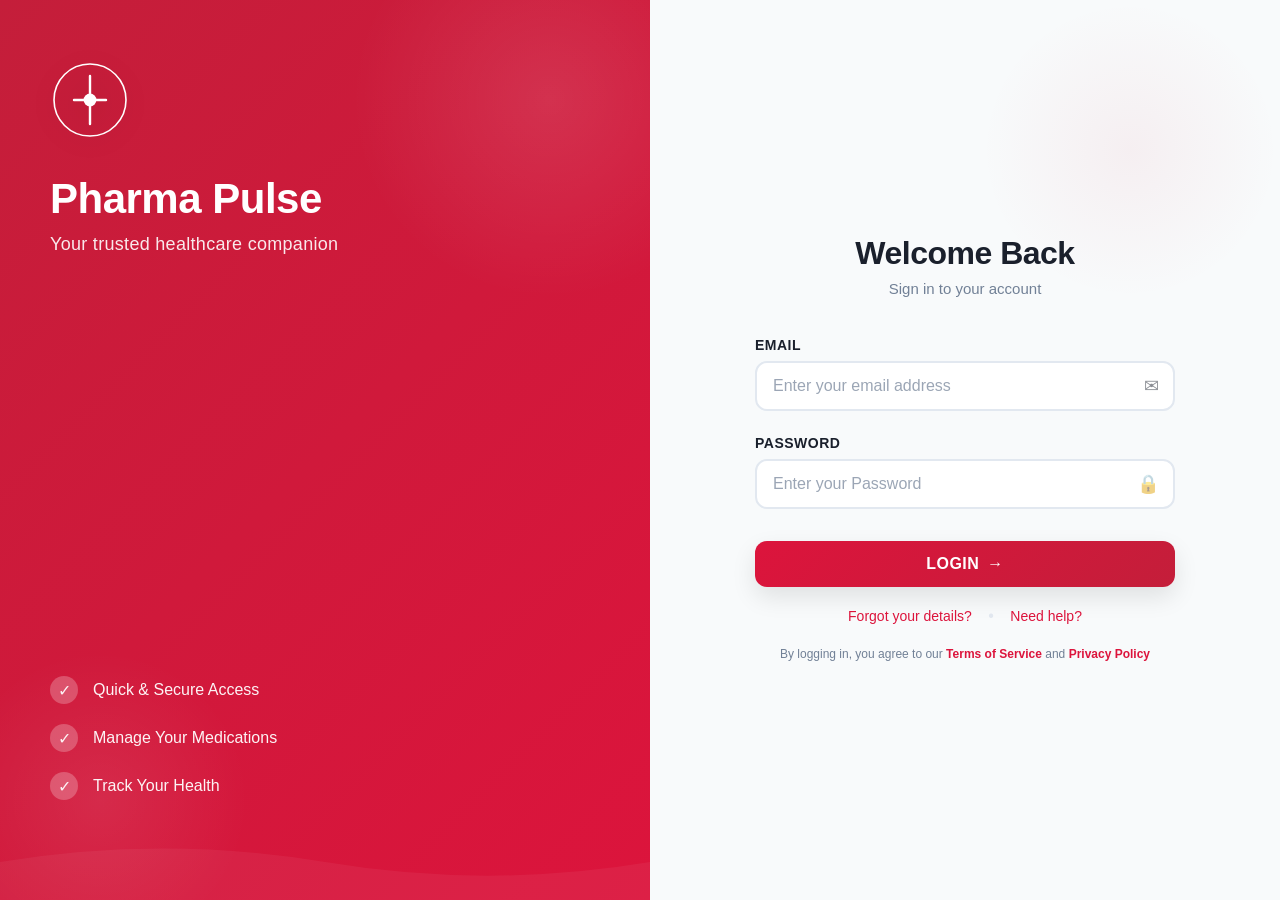
<file: frontend/cart.html>
<!DOCTYPE html>
<html lang="en">
<head>
    <meta charset="UTF-8">
    <meta name="viewport" content="width=device-width, initial-scale=1.0">
    <title>Shopping Cart - Pharma Pulse</title>
    <link rel="stylesheet" href="./css/style.css">
</head>
<body>
    <nav class="navbar">
        <div class="container">
            <div class="navbar-brand">
                <svg class="logo-icon" viewBox="0 0 24 24" width="28" height="28">
                    <circle cx="12" cy="12" r="10" fill="none" stroke="currentColor" stroke-width="2"/>
                    <path d="M12 6v12M6 12h12" stroke="currentColor" stroke-width="2" stroke-linecap="round"/>
                </svg>
                <span class="brand-name">Pharma Pulse</span>
            </div>
            <div class="nav-links">
                <a href="index.html" class="nav-link">Shop</a>
                <a href="cart.html" class="nav-link active">
                    Cart
                    <span class="cart-badge" id="cartBadge">0</span>
                </a>
                <a href="orders.html" class="nav-link">Orders</a>
                <a href="admin.html" class="nav-link" id = "adminLink">Admin</a>
                <a href="profile.html" class="nav-link">Profile</a>
            </div>
        </div>
    </nav>

    <div class="container">
        <div class="page-header">
            <h1>Your Shopping Cart</h1>
            <p class="subtitle">Review and manage your medicines</p>
        </div>

        <div class="cart-wrapper">
            <div class="cart-items-section">
                <div class="cart-items" id="cartItems">
                    <!-- Will be populated by JavaScript -->
                </div>
                <div class="empty-cart" id="emptyCart" style="display: none;">
                    <svg width="80" height="80" viewBox="0 0 24 24" fill="none" stroke="currentColor" stroke-width="1.5">
                        <circle cx="9" cy="21" r="1"></circle>
                        <circle cx="20" cy="21" r="1"></circle>
                        <path d="M1 1h4l2.68 13.39a2 2 0 0 0 2 1.61h9.72a2 2 0 0 0 2-1.61L23 6H6"></path>
                    </svg>
                    <h3>Your cart is empty</h3>
                    <p>Add some medicines to get started</p>
                    <a href="index.html" class="btn btn-primary">Continue Shopping</a>
                </div>
            </div>

            <div class="cart-summary">
                <div class="summary-card">
                    <h3>Order Summary</h3>
                    <div class="summary-row">
                        <span>Subtotal</span>
                        <span id="subtotal">₹0</span>
                    </div>
                    <div class="summary-row">
                        <span>Tax (5%)</span>
                        <span id="tax">₹0</span>
                    </div>
                    <div class="summary-row">
                        <span>Shipping</span>
                        <span id="shipping">Free</span>
                    </div>
                    <div class="summary-divider"></div>
                    <div class="summary-row total">
                        <span>Total</span>
                        <span id="total">₹0</span>
                    </div>
                    <button class="btn btn-primary btn-full" id="checkoutBtn">Proceed to Checkout</button>
                    <button class="btn btn-secondary btn-full" onclick="window.location.href='index.html'">Continue Shopping</button>
                </div>
            </div>
        </div>
    </div>

    <footer class="footer">
        <div class="container">
            <p>&copy; 2026 Pharma Pulse. All rights reserved. | <a href="#">Privacy Policy</a> | <a href="#">Terms of Service</a></p>
        </div>
    </footer>

    <script src="jwt_utils.js"></script>
    <script src="api-service.js"></script>
    <script src="app.js"></script>
    <script src="navbar.js"></script>
</body>
</html>
</file>
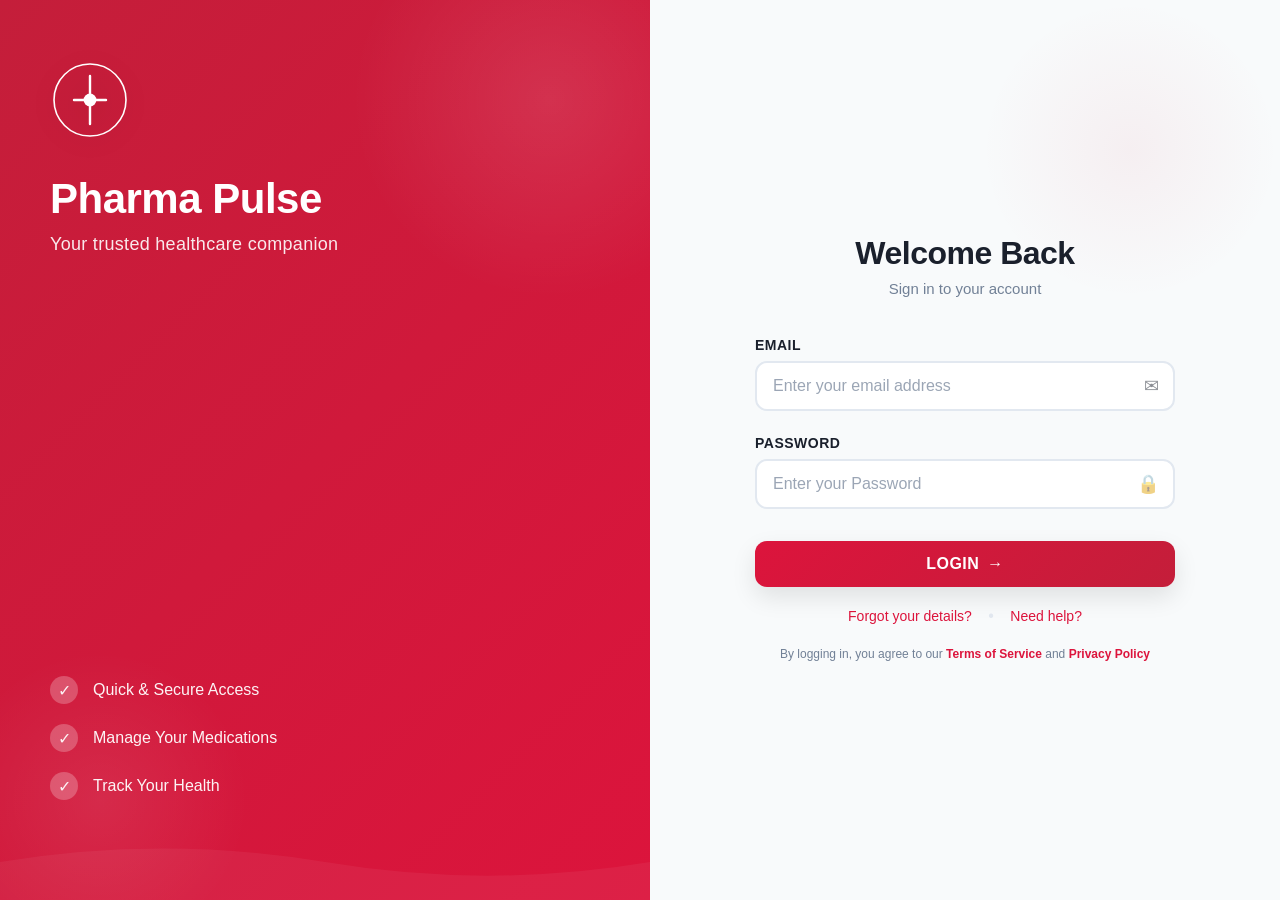
<file: frontend/login.html>
<!DOCTYPE html>
<html lang="en">
<head>
    <meta charset="UTF-8">
    <meta name="viewport" content="width=device-width, initial-scale=1.0">
    <title>Pharma Pulse - Login</title>
    <link rel="stylesheet" href="./css/login.css">
</head>
<body>
    <div class="container">
        <!-- Left Side - Brand & Info -->
        <div class="left-section">
            <div class="brand-content">
                <div class="logo-wrapper">
                    <svg class="logo" viewBox="0 0 100 100" xmlns="http://www.w3.org/2000/svg">
                        <circle cx="50" cy="50" r="45" fill="none" stroke="currentColor" stroke-width="2"/>
                        <path d="M50 20 L50 80 M30 50 L70 50" stroke="currentColor" stroke-width="3" stroke-linecap="round"/>
                        <circle cx="50" cy="50" r="8" fill="currentColor"/>
                    </svg>
                </div>
                <h1 class="brand-title">Pharma Pulse</h1>
                <p class="brand-subtitle">Your trusted healthcare companion</p>
            </div>
            
            <div class="features">
                <div class="feature-item">
                    <span class="feature-icon">✓</span>
                    <span>Quick & Secure Access</span>
                </div>
                <div class="feature-item">
                    <span class="feature-icon">✓</span>
                    <span>Manage Your Medications</span>
                </div>
                <div class="feature-item">
                    <span class="feature-icon">✓</span>
                    <span>Track Your Health</span>
                </div>
            </div>

            <div class="wave">
                <svg viewBox="0 0 1200 120" preserveAspectRatio="none">
                    <path d="M0,50 Q300,0 600,50 T1200,50 L1200,120 L0,120 Z" fill="rgba(255,255,255,0.1)"/>
                </svg>
            </div>
        </div>

        <!-- Right Side - Login Form -->
        <div class="right-section">
            <div class="form-container">
                <div class="form-header">
                    <h2>Welcome Back</h2>
                    <p>Sign in to your account</p>
                </div>

                <form id="loginForm" class="login-form" action="index.html">
                    <!-- Name Field -->
                    <div class="form-group">
                        <label for="email" class="form-label">Email</label>
                        <div class="input-wrapper">
                            <input 
                                type="text" 
                                id="email" 
                                name="email" 
                                placeholder="Enter your email address"
                                required
                                class="form-input"
                            >
                            <span class="input-icon">✉︎</span>
                        </div>
                        <span class="error-message" id="emailError"></span>
                    </div>

                    <!-- Password Field -->
                    <div class="form-group">
                        <label for="password" class="form-label">Password</label>
                        <div class="input-wrapper">
                            <input 
                                type="password" 
                                id="password" 
                                name="password" 
                                placeholder="Enter your Password"
                                required
                                class="form-input"
                            >
                            <span class="input-icon">🔒</span>
                        </div>
                        <span class="error-message" id="passwordError"></span>
                    </div>

                    <!-- Form Actions -->
                    <div class="form-actions">
                        <button type="submit" class="btn btn-login">
                            <span class="btn-text">Login</span>
                            <span class="btn-icon">→</span>
                        </button>
                        <!-- <a href="#" class="btn btn-signup">
                            <span class="btn-text">Create Account</span>
                        </a> -->
                    </div>
                </form>

                <!-- Additional Links -->
                <div class="form-footer">
                    <a href="#" class="footer-link">Forgot your details?</a>
                    <span class="divider">•</span>
                    <a href="#" class="footer-link">Need help?</a>
                </div>

                <!-- Terms -->
                <p class="terms-text">
                    By logging in, you agree to our 
                    <a href="#" class="terms-link">Terms of Service</a> and 
                    <a href="#" class="terms-link">Privacy Policy</a>
                </p>
            </div>
        </div>
    </div>

    <script src="jwt_utils.js"></script>
    <script src="api-service.js"></script>
    <script src="login.js"></script>
</body>
</html>
</file>
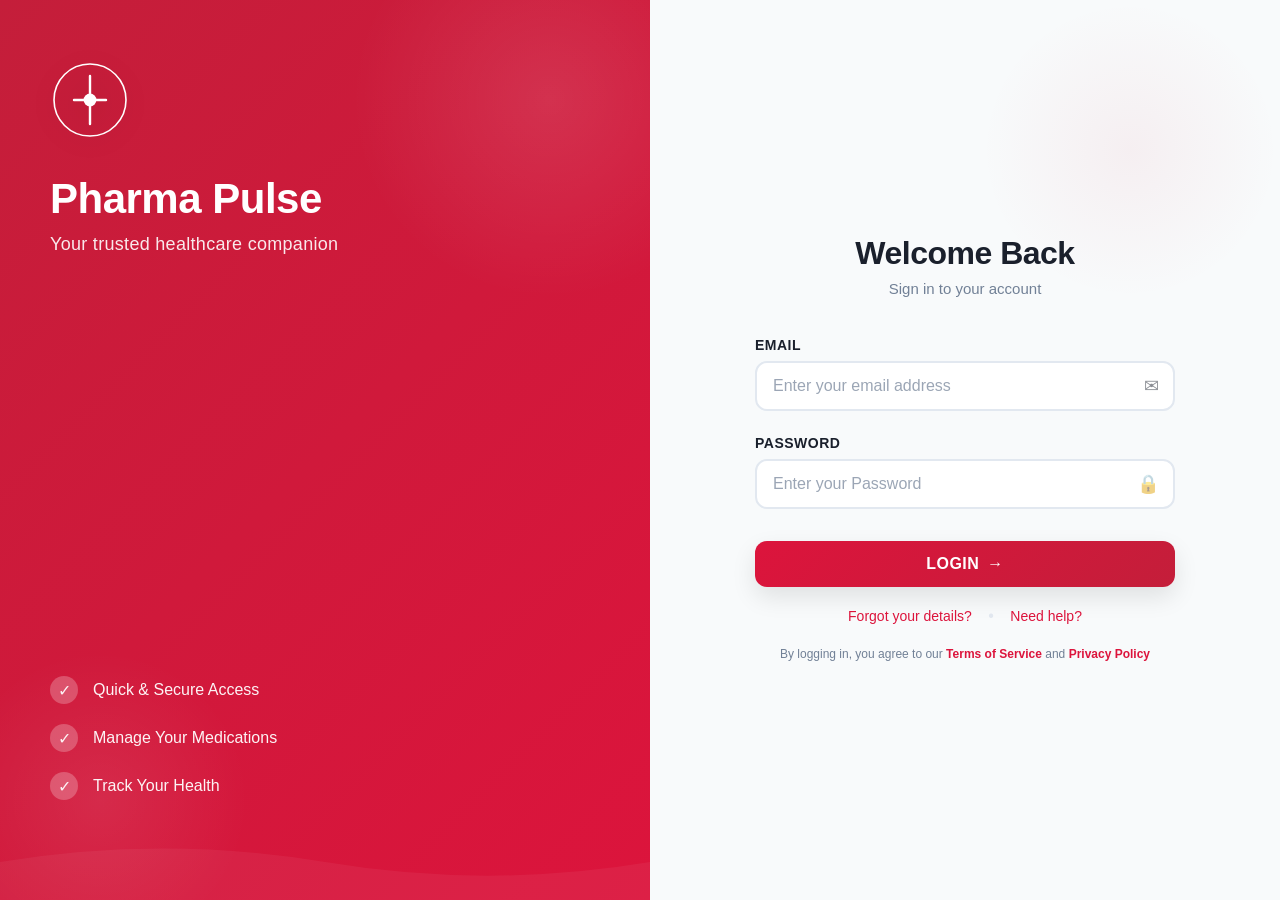
<file: frontend/orders.html>
<!DOCTYPE html>
<html lang="en">

<head>
    <meta charset="UTF-8">
    <meta name="viewport" content="width=device-width, initial-scale=1.0">
    <title>Order History - Pharma Pulse</title>
    <link rel="stylesheet" href="./css/style.css">
</head>

<body>
    <nav class="navbar">
        <div class="container">
            <div class="navbar-brand">
                <svg class="logo-icon" viewBox="0 0 24 24" width="28" height="28">
                    <circle cx="12" cy="12" r="10" fill="none" stroke="currentColor" stroke-width="2" />
                    <path d="M12 6v12M6 12h12" stroke="currentColor" stroke-width="2" stroke-linecap="round" />
                </svg>
                <span class="brand-name">Pharma Pulse</span>
            </div>
            <div class="nav-links">
                <a href="index.html" class="nav-link">Shop</a>
                <a href="cart.html" class="nav-link">
                    Cart
                    <span class="cart-badge" id="cartBadge">0</span>
                </a>
                <a href="orders.html" class="nav-link active">Orders</a>
                <a href="admin.html" class="nav-link" id="adminLink">Admin</a>
                <a href="profile.html" class="nav-link">Profile</a>
            </div>
        </div>
    </nav>

    <div class="container">
        <div class="page-header">
            <h1>Order History</h1>
            <p class="subtitle">Track and manage your medicine orders</p>
        </div>

        <!-- <div class="filter-section">
            <div class="filter-group">
                <label for="statusFilter">Filter by Status</label>
                <select id="statusFilter" class="filter-select">
                    <option value="">All Orders</option>
                    <option value="delivered">Delivered</option>
                    <option value="processing">Processing</option>
                    <option value="shipped">Shipped</option>
                    <option value="cancelled">Cancelled</option>
                </select>
            </div>
        </div> -->

        <div class="order-search-container">
            <input type="text" id="invoiceSearchInput" placeholder="Enter Invoice ID">
            <button id="invoiceSearchBtn" class="btn btn-primary">Search</button>
        </div>

        <div id="invoiceSearchResult"></div>

        <div class="orders-container" id="ordersContainer">
            <!-- Will be populated by JavaScript -->
        </div>

        <div class="empty-state" id="emptyOrders" style="display: none;">
            <svg width="100" height="100" viewBox="0 0 24 24" fill="none" stroke="currentColor" stroke-width="1.5">
                <path d="M9 11l3 3L22 4"></path>
                <path d="M21 12a9 9 0 11-18 0 9 9 0 0118 0z"></path>
            </svg>
            <h3>No Orders Yet</h3>
            <p>You haven't placed any orders yet. Start shopping now!</p>
            <a href="index.html" class="btn btn-primary">Shop Now</a>
        </div>
    </div>

    <footer class="footer">
        <div class="container">
            <p>&copy; 2026 Pharma Pulse. All rights reserved. | <a href="#">Privacy Policy</a> | <a href="#">Terms of
                    Service</a></p>
        </div>
    </footer>

    <script src="jwt_utils.js"></script>
    <script src="api-service.js"></script>
    <script src="app.js"></script>
    <script src="navbar.js"></script>
</body>

</html>
</file>
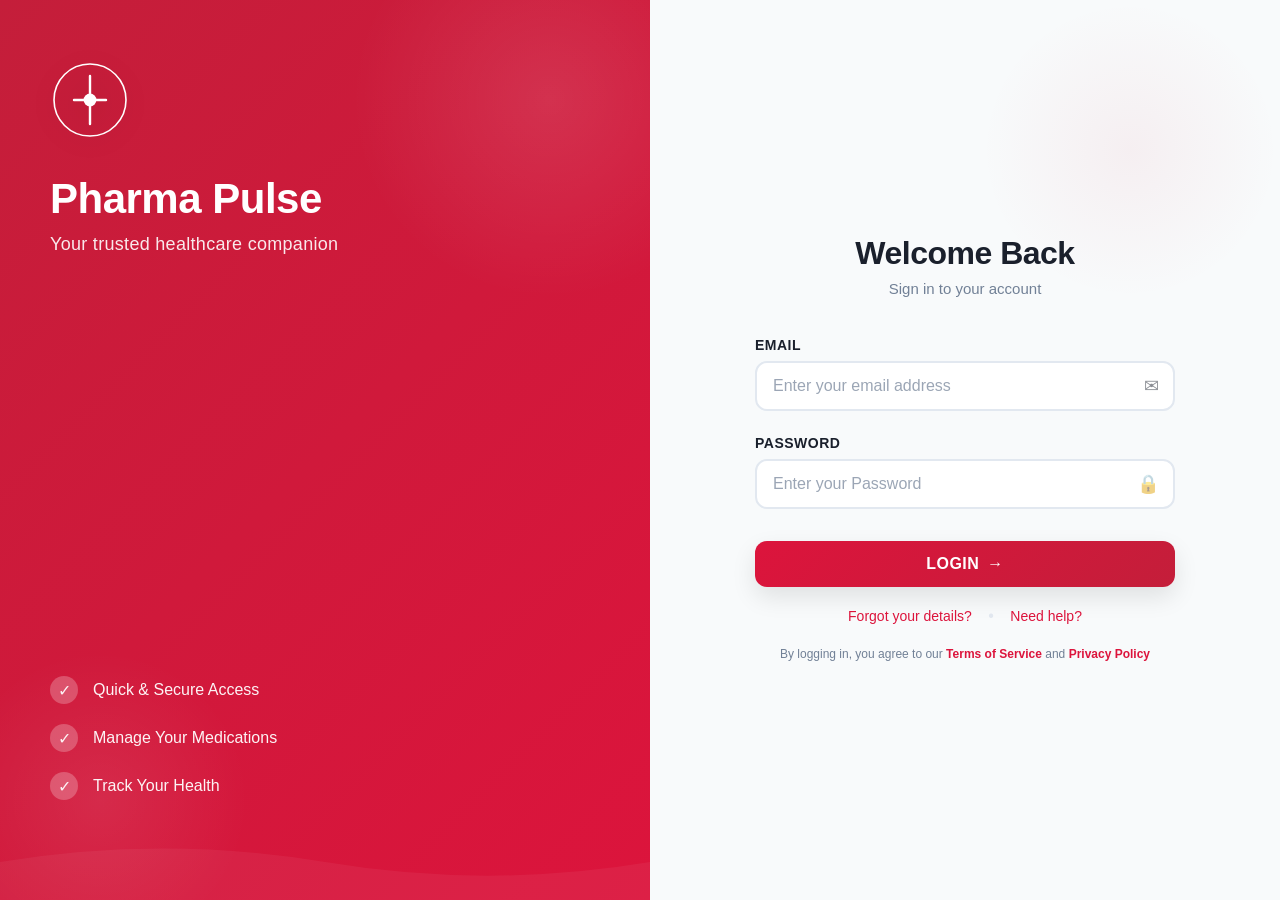
<file: frontend/profile.html>
<!DOCTYPE html>
<html lang="en">
<head>
    <meta charset="UTF-8">
    <meta name="viewport" content="width=device-width, initial-scale=1.0">
    <title>Profile - Pharma Pulse</title>
    <link rel="stylesheet" href="./css/style.css">
</head>
<body>
    <nav class="navbar">
        <div class="container">
            <div class="navbar-brand">
                <svg class="logo-icon" viewBox="0 0 24 24" width="28" height="28">
                    <circle cx="12" cy="12" r="10" fill="none" stroke="currentColor" stroke-width="2"/>
                    <path d="M12 6v12M6 12h12" stroke="currentColor" stroke-width="2" stroke-linecap="round"/>
                </svg>
                <span class="brand-name">Pharma Pulse</span>
            </div>
            <div class="nav-links">
                <a href="index.html" class="nav-link">Shop</a>
                <a href="cart.html" class="nav-link">
                    Cart
                    <span class="cart-badge" id="cartBadge">0</span>
                </a>
                <a href="orders.html" class="nav-link">Orders</a>
                <a href="admin.html" class="nav-link" id = "adminLink">Admin</a>
                <a href="profile.html" class="nav-link active">Profile</a>
            </div>
        </div>
    </nav>

    <div class="container">
        <div class="page-header">
            <h1>My Profile</h1>
            <p class="subtitle">Manage your account information</p>
        </div>

        <div class="profile-wrapper">
            <aside class="profile-sidebar">
                <div class="profile-info">
                    <div class="profile-avatar">👤</div>
                    <h3 id="profileName">John Doe</h3>
                    <p id="profilePhone">+91 XXXXXXXXXX</p>
                </div>
                <nav class="profile-nav">
                    <a href="#" class="profile-nav-link active" data-section="personal">Personal Info</a>
                    <a href="#" class="profile-nav-link" data-section="addresses">Addresses</a>
                    <a href="#" class="profile-nav-link" data-section="preferences">Preferences</a>
                    <a href="#" class="profile-nav-link" data-section="security">Security</a>
                </nav>
            </aside>

            <main class="profile-content">
                <!-- Personal Info Section -->
                <section id="personal-section" class="profile-section active">
                    <div class="section-header">
                        <h2>Personal Information</h2>
                        <button class="btn btn-secondary" id="editPersonalBtn">Edit</button>
                    </div>

                    <div class="info-display" id="personalDisplay">
                        <div class="info-row">
                            <span class="info-label">Full Name</span>
                            <span class="info-value" id="displayName">John Doe</span>
                        </div>
                        <div class="info-row">
                            <span class="info-label">Branch</span>
                            <span class="info-value" id="displayPhone">main</span>
                        </div>
                        <div class="info-row">
                            <span class="info-label">Email</span>
                            <span class="info-value" id="displayEmail">john@example.com</span>
                        </div>
                        <div class="info-row">
                            <span class="info-label">Role</span>
                            <span class="info-value" id="displayDob">user</span>
                        </div>
                    </div>

                    <form id="personalForm" class="info-form" style="display: none;">
                        <div class="form-group">
                            <label for="fullName">Full Name</label>
                            <input type="text" id="fullName" required>
                        </div>
                        <div class="form-group">
                            <label for="phone">Phone</label>
                            <input type="tel" id="phone" required>
                        </div>
                        <div class="form-group">
                            <label for="email">Email</label>
                            <input type="email" id="email" required>
                        </div>
                        <div class="form-group">
                            <label for="dob">Date of Birth</label>
                            <input type="date" id="dob">
                        </div>
                        <div class="form-actions">
                            <button type="submit" class="btn btn-primary">Save Changes</button>
                            <button type="button" class="btn btn-secondary" id="cancelPersonalBtn">Cancel</button>
                        </div>
                    </form>
                </section>

                <!-- Addresses Section -->
                <section id="addresses-section" class="profile-section">
                    <div class="section-header">
                        <h2>Delivery Addresses</h2>
                        <button class="btn btn-primary" id="addAddressBtn">+ Add Address</button>
                    </div>

                    <div class="addresses-list" id="addressesList">
                        <!-- Will be populated by JavaScript -->
                    </div>
                </section>

                <!-- Preferences Section -->
                <section id="preferences-section" class="profile-section">
                    <div class="section-header">
                        <h2>Preferences</h2>
                    </div>

                    <div class="preferences-group">
                        <div class="preference-item">
                            <div class="preference-info">
                                <h4>Email Notifications</h4>
                                <p>Receive email updates about orders and promotions</p>
                            </div>
                            <label class="toggle-switch">
                                <input type="checkbox" id="emailNotif" checked>
                                <span class="toggle-slider"></span>
                            </label>
                        </div>

                        <div class="preference-item">
                            <div class="preference-info">
                                <h4>SMS Notifications</h4>
                                <p>Get SMS updates about your orders</p>
                            </div>
                            <label class="toggle-switch">
                                <input type="checkbox" id="smsNotif" checked>
                                <span class="toggle-slider"></span>
                            </label>
                        </div>

                        <div class="preference-item">
                            <div class="preference-info">
                                <h4>Promotional Updates</h4>
                                <p>Receive information about special offers and new medicines</p>
                            </div>
                            <label class="toggle-switch">
                                <input type="checkbox" id="promoNotif">
                                <span class="toggle-slider"></span>
                            </label>
                        </div>
                    </div>
                </section>

                <!-- Security Section -->
                <section id="security-section" class="profile-section">
                    <div class="section-header">
                        <h2>Security & Password</h2>
                    </div>

                    <div class="security-content">
                        <div class="security-item">
                            <div class="security-info">
                                <h4>Password</h4>
                                <p>Last changed 45 days ago</p>
                            </div>
                            <button class="btn btn-secondary" id="changePasswordBtn">Change Password</button>
                        </div>

                        <div class="security-item">
                            <div class="security-info">
                                <h4>Two-Factor Authentication</h4>
                                <p>Add an extra layer of security to your account</p>
                            </div>
                            <button class="btn btn-secondary">Enable 2FA</button>
                        </div>

                        <div class="security-item danger">
                            <div class="security-info">
                                <h4>Delete Account</h4>
                                <p>Permanently delete your account and all data</p>
                            </div>
                            <button class="btn btn-danger">Delete Account</button>
                        </div>
                    </div>
                </section>
            </main>
        </div>
    </div>

    <!-- Modal for changing password -->
    <div class="modal" id="passwordModal">
        <div class="modal-content">
            <span class="close-modal">&times;</span>
            <h2>Change Password</h2>
            <form id="passwordForm">
                <div class="form-group">
                    <label for="currentPassword">Current Password</label>
                    <input type="password" id="currentPassword" required>
                </div>
                <div class="form-group">
                    <label for="newPassword">New Password</label>
                    <input type="password" id="newPassword" required>
                </div>
                <div class="form-group">
                    <label for="confirmPassword">Confirm Password</label>
                    <input type="password" id="confirmPassword" required>
                </div>
                <button type="submit" class="btn btn-primary">Update Password</button>
            </form>
        </div>
    </div>

    <footer class="footer">
        <div class="container">
            <p>&copy; 2026 Pharma Pulse. All rights reserved. | <a href="#">Privacy Policy</a> | <a href="#">Terms of Service</a></p>
        </div>
    </footer>

    <script src="jwt_utils.js"></script>
    <script src="api-service.js"></script>
    <script src="app.js"></script>
    <script src="profile.js"></script>
    <script src="navbar.js"></script>
</body>
</html>
</file>
<file: files/styles.css>
/* ==============================
   PHARMA PULSE - MAIN STYLES
   ============================== */

* {
    margin: 0;
    padding: 0;
    box-sizing: border-box;
}

:root {
    /* Primary Colors */
    --primary-color: #E63946;
    --primary-dark: #C1121F;
    --primary-light: #FF6B7A;

    /* Neutral Colors */
    --bg-light: #F8F9FA;
    --bg-white: #FFFFFF;
    --text-dark: #1A1A1A;
    --text-gray: #6C757D;
    --border-color: #E9ECEF;

    /* Status Colors */
    --success: #22C55E;
    --warning: #F59E0B;
    --danger: #EF4444;
    --info: #3B82F6;
    --expired: #DC2626;

    /* Fonts */
    --font-family: -apple-system, BlinkMacSystemFont, 'Segoe UI', 'Roboto', 'Oxygen', 'Ubuntu', sans-serif;
    --font-display: 'Georgia', serif;

    /* Spacing */
    --spacing-xs: 0.25rem;
    --spacing-sm: 0.5rem;
    --spacing-md: 1rem;
    --spacing-lg: 1.5rem;
    --spacing-xl: 2rem;
    --spacing-2xl: 3rem;

    /* Shadows */
    --shadow-sm: 0 1px 2px rgba(0,0,0,0.05);
    --shadow-md: 0 4px 6px rgba(0,0,0,0.1);
    --shadow-lg: 0 10px 15px rgba(0,0,0,0.1);
    --shadow-xl: 0 20px 25px rgba(0,0,0,0.15);

    /* Transitions */
    --transition: all 0.3s cubic-bezier(0.4, 0, 0.2, 1);
}

body {
    font-family: var(--font-family);
    color: var(--text-dark);
    background-color: var(--bg-light);
    line-height: 1.6;
}

html {
    scroll-behavior: smooth;
}

/* Container */
.container {
    max-width: 1200px;
    margin: 0 auto;
    padding: 0 var(--spacing-lg);
}

/* ==============================
   NAVIGATION
   ============================== */

.navbar {
    background: var(--bg-white);
    border-bottom: 1px solid var(--border-color);
    position: sticky;
    top: 0;
    z-index: 100;
    box-shadow: var(--shadow-sm);
}

.navbar .container {
    display: flex;
    justify-content: space-between;
    align-items: center;
    padding: var(--spacing-md) var(--spacing-lg);
}

.navbar-brand {
    display: flex;
    align-items: center;
    gap: var(--spacing-sm);
    text-decoration: none;
    cursor: pointer;
}

.logo-icon {
    color: var(--primary-color);
    animation: pulse-rotation 3s ease-in-out infinite;
}

@keyframes pulse-rotation {
    0%, 100% { transform: rotate(0deg); }
    50% { transform: rotate(180deg); }
}

.brand-name {
    font-size: 1.5rem;
    font-weight: 700;
    color: var(--text-dark);
    font-family: var(--font-display);
    letter-spacing: -0.5px;
}

.nav-links {
    display: flex;
    gap: var(--spacing-xl);
    align-items: center;
}

.nav-link {
    position: relative;
    color: var(--text-gray);
    text-decoration: none;
    font-weight: 500;
    transition: color var(--transition);
}

.nav-link:hover,
.nav-link.active {
    color: var(--primary-color);
}

.nav-link.active::after {
    content: '';
    position: absolute;
    bottom: -8px;
    left: 0;
    right: 0;
    height: 2px;
    background: var(--primary-color);
    border-radius: 1px;
}

.cart-badge {
    position: absolute;
    top: -8px;
    right: -12px;
    background: var(--primary-color);
    color: white;
    border-radius: 50%;
    width: 20px;
    height: 20px;
    display: flex;
    align-items: center;
    justify-content: center;
    font-size: 0.75rem;
    font-weight: 700;
    animation: badge-pop 0.3s ease-out;
}

@keyframes badge-pop {
    0% { transform: scale(0); }
    70% { transform: scale(1.2); }
    100% { transform: scale(1); }
}

/* ==============================
   HERO SECTION
   ============================== */

.hero {
    background: linear-gradient(135deg, var(--primary-color) 0%, var(--primary-dark) 100%);
    color: white;
    padding: var(--spacing-2xl) var(--spacing-lg);
    text-align: center;
    position: relative;
    overflow: hidden;
}

.hero::before {
    content: '';
    position: absolute;
    top: -50%;
    right: -10%;
    width: 500px;
    height: 500px;
    background: rgba(255,255,255,0.1);
    border-radius: 50%;
    animation: float 8s ease-in-out infinite;
}

@keyframes float {
    0%, 100% { transform: translateY(0px); }
    50% { transform: translateY(-30px); }
}

.hero .container {
    position: relative;
    z-index: 1;
}

.hero-title {
    font-size: 2.5rem;
    font-weight: 700;
    margin-bottom: var(--spacing-md);
    font-family: var(--font-display);
    letter-spacing: -1px;
}

.hero-subtitle {
    font-size: 1.1rem;
    margin-bottom: var(--spacing-xl);
    opacity: 0.95;
    max-width: 500px;
    margin-left: auto;
    margin-right: auto;
}

.search-box {
    display: flex;
    background: white;
    border-radius: 12px;
    overflow: hidden;
    max-width: 500px;
    margin: var(--spacing-xl) auto 0;
    box-shadow: var(--shadow-lg);
    animation: slide-up 0.6s ease-out;
}

@keyframes slide-up {
    from {
        opacity: 0;
        transform: translateY(20px);
    }
    to {
        opacity: 1;
        transform: translateY(0);
    }
}

.search-input {
    flex: 1;
    border: none;
    padding: var(--spacing-md) var(--spacing-lg);
    font-size: 1rem;
    outline: none;
}

.search-btn {
    background: var(--primary-color);
    border: none;
    color: white;
    width: 50px;
    display: flex;
    align-items: center;
    justify-content: center;
    cursor: pointer;
    transition: background var(--transition);
}

.search-btn:hover {
    background: var(--primary-dark);
}

/* ==============================
   FILTER SECTION
   ============================== */

.filter-section {
    display: flex;
    gap: var(--spacing-xl);
    padding: var(--spacing-xl) 0;
    border-bottom: 1px solid var(--border-color);
    flex-wrap: wrap;
}

.filter-group {
    display: flex;
    flex-direction: column;
    gap: var(--spacing-sm);
}

.filter-group label {
    font-weight: 600;
    font-size: 0.9rem;
    color: var(--text-dark);
}

.filter-select {
    padding: var(--spacing-sm) var(--spacing-md);
    border: 1px solid var(--border-color);
    border-radius: 6px;
    font-size: 1rem;
    cursor: pointer;
    transition: border-color var(--transition);
    background: white;
}

.filter-select:hover,
.filter-select:focus {
    border-color: var(--primary-color);
    outline: none;
}

/* ==============================
   MEDICINES GRID
   ============================== */

.medicines-grid {
    display: grid;
    grid-template-columns: repeat(auto-fill, minmax(280px, 1fr));
    gap: var(--spacing-xl);
    padding: var(--spacing-xl) 0;
}

.medicine-card {
    background: var(--bg-white);
    border-radius: 12px;
    overflow: hidden;
    box-shadow: var(--shadow-md);
    transition: transform var(--transition), box-shadow var(--transition);
    cursor: pointer;
    display: flex;
    flex-direction: column;
}

.medicine-card:hover {
    transform: translateY(-8px);
    box-shadow: var(--shadow-lg);
}

.medicine-image {
    width: 100%;
    height: 200px;
    background: linear-gradient(135deg, var(--primary-light) 0%, var(--primary-color) 100%);
    display: flex;
    align-items: center;
    justify-content: center;
    font-size: 3rem;
    position: relative;
}

.stock-badge {
    position: absolute;
    top: var(--spacing-md);
    right: var(--spacing-md);
    padding: var(--spacing-sm) var(--spacing-md);
    border-radius: 20px;
    font-size: 0.75rem;
    font-weight: 700;
    text-transform: uppercase;
}

.stock-badge.in-stock {
    background: var(--success);
    color: white;
}

.stock-badge.low-stock {
    background: var(--warning);
    color: white;
}

.stock-badge.out-of-stock {
    background: var(--danger);
    color: white;
}

.medicine-content {
    padding: var(--spacing-lg);
    flex: 1;
    display: flex;
    flex-direction: column;
}

.medicine-name {
    font-size: 1.1rem;
    font-weight: 700;
    margin-bottom: var(--spacing-sm);
    color: var(--text-dark);
    line-height: 1.3;
}

.medicine-company {
    font-size: 0.9rem;
    color: var(--text-gray);
    margin-bottom: var(--spacing-md);
}

.medicine-details {
    font-size: 0.85rem;
    color: var(--text-gray);
    margin-bottom: var(--spacing-md);
    display: flex;
    gap: var(--spacing-md);
    flex-wrap: wrap;
}

.medicine-detail {
    display: flex;
    align-items: center;
    gap: var(--spacing-xs);
}

.medicine-price {
    font-size: 1.5rem;
    font-weight: 700;
    color: var(--primary-color);
    margin-bottom: var(--spacing-md);
}

.medicine-actions {
    display: flex;
    gap: var(--spacing-sm);
    margin-top: auto;
}

.btn-quantity {
    display: flex;
    align-items: center;
    gap: var(--spacing-sm);
    flex: 1;
}

.btn-qty-btn {
    width: 32px;
    height: 32px;
    border: 1px solid var(--border-color);
    background: var(--bg-light);
    border-radius: 4px;
    cursor: pointer;
    transition: all var(--transition);
    font-weight: 600;
}

.btn-qty-btn:hover {
    background: var(--primary-color);
    color: white;
    border-color: var(--primary-color);
}

.btn-qty-input {
    flex: 1;
    text-align: center;
    border: none;
    background: transparent;
    font-weight: 600;
}

/* ==============================
   BUTTONS
   ============================== */

.btn {
    padding: var(--spacing-sm) var(--spacing-lg);
    border: none;
    border-radius: 8px;
    font-weight: 600;
    cursor: pointer;
    transition: all var(--transition);
    font-size: 1rem;
    display: inline-flex;
    align-items: center;
    justify-content: center;
    gap: var(--spacing-sm);
    text-decoration: none;
}

.btn-primary {
    background: var(--primary-color);
    color: white;
}

.btn-primary:hover {
    background: var(--primary-dark);
    transform: translateY(-2px);
    box-shadow: var(--shadow-md);
}

.btn-secondary {
    background: var(--bg-light);
    color: var(--text-dark);
    border: 1px solid var(--border-color);
}

.btn-secondary:hover {
    background: white;
    border-color: var(--primary-color);
    color: var(--primary-color);
}

.btn-danger {
    background: var(--danger);
    color: white;
}

.btn-danger:hover {
    background: #DC2626;
    opacity: 0.9;
}

.btn-full {
    width: 100%;
}

.btn-add-cart {
    flex: 1;
    background: var(--primary-color);
    color: white;
}

.btn-add-cart:hover:not(:disabled) {
    background: var(--primary-dark);
}

.btn-add-cart:disabled {
    background: var(--text-gray);
    cursor: not-allowed;
    opacity: 0.7;
}

/* ==============================
   CART PAGE
   ============================== */

.cart-wrapper {
    display: grid;
    grid-template-columns: 1fr 350px;
    gap: var(--spacing-xl);
    padding: var(--spacing-xl) 0;
}

.cart-items-section {
    background: white;
    border-radius: 12px;
    overflow: hidden;
}

.cart-items {
    padding: var(--spacing-lg);
}

.cart-item {
    display: grid;
    grid-template-columns: 100px 1fr auto;
    gap: var(--spacing-lg);
    padding: var(--spacing-lg);
    border: 1px solid var(--border-color);
    border-radius: 8px;
    margin-bottom: var(--spacing-lg);
    align-items: center;
}

.cart-item-image {
    width: 100px;
    height: 100px;
    background: linear-gradient(135deg, var(--primary-light), var(--primary-color));
    border-radius: 8px;
    display: flex;
    align-items: center;
    justify-content: center;
    font-size: 2rem;
}

.cart-item-details h3 {
    margin-bottom: var(--spacing-sm);
}

.cart-item-details p {
    font-size: 0.9rem;
    color: var(--text-gray);
}

.cart-item-remove {
    color: var(--danger);
    cursor: pointer;
    font-size: 1.5rem;
    width: 40px;
    height: 40px;
    display: flex;
    align-items: center;
    justify-content: center;
    transition: all var(--transition);
}

.cart-item-remove:hover {
    background: #FEE2E2;
    border-radius: 8px;
}

.empty-cart {
    text-align: center;
    padding: var(--spacing-2xl) var(--spacing-lg);
    color: var(--text-gray);
}

.empty-cart svg {
    opacity: 0.3;
    margin-bottom: var(--spacing-lg);
}

.empty-cart h3 {
    margin-bottom: var(--spacing-sm);
    color: var(--text-dark);
}

.cart-summary {
    position: sticky;
    top: 100px;
    height: fit-content;
}

.summary-card {
    background: white;
    border-radius: 12px;
    padding: var(--spacing-lg);
    box-shadow: var(--shadow-md);
}

.summary-card h3 {
    margin-bottom: var(--spacing-lg);
    font-size: 1.2rem;
}

.summary-row {
    display: flex;
    justify-content: space-between;
    margin-bottom: var(--spacing-md);
    font-size: 0.95rem;
}

.summary-row.total {
    font-size: 1.1rem;
    font-weight: 700;
    color: var(--primary-color);
}

.summary-divider {
    height: 1px;
    background: var(--border-color);
    margin: var(--spacing-lg) 0;
}

/* ==============================
   PAGE HEADERS
   ============================== */

.page-header {
    padding: var(--spacing-2xl) 0;
    text-align: center;
}

.page-header h1 {
    font-size: 2rem;
    margin-bottom: var(--spacing-md);
    font-family: var(--font-display);
}

.page-header .subtitle {
    font-size: 1.1rem;
    color: var(--text-gray);
}

/* ==============================
   ORDERS PAGE
   ============================== */

.orders-container {
    display: grid;
    gap: var(--spacing-xl);
    padding: var(--spacing-xl) 0;
}

.order-card {
    background: white;
    border-radius: 12px;
    padding: var(--spacing-lg);
    box-shadow: var(--shadow-md);
    border-left: 4px solid var(--primary-color);
}

.order-header {
    display: flex;
    justify-content: space-between;
    align-items: center;
    margin-bottom: var(--spacing-lg);
    padding-bottom: var(--spacing-lg);
    border-bottom: 1px solid var(--border-color);
}

.order-id {
    font-weight: 700;
    color: var(--text-dark);
}

.order-status {
    padding: var(--spacing-sm) var(--spacing-md);
    border-radius: 20px;
    font-size: 0.85rem;
    font-weight: 600;
    text-transform: uppercase;
}

.order-status.delivered {
    background: #DCFCE7;
    color: #166534;
}

.order-status.processing {
    background: #FEF3C7;
    color: #92400E;
}

.order-status.shipped {
    background: #DBEAFE;
    color: #0C4A6E;
}

.order-items {
    margin-bottom: var(--spacing-lg);
}

.order-item {
    display: flex;
    gap: var(--spacing-md);
    margin-bottom: var(--spacing-md);
    font-size: 0.95rem;
}

.order-item-name {
    flex: 1;
    font-weight: 500;
}

.order-item-qty {
    color: var(--text-gray);
}

.order-item-price {
    font-weight: 600;
}

.order-timeline {
    margin-top: var(--spacing-lg);
    padding-top: var(--spacing-lg);
    border-top: 1px solid var(--border-color);
}

.timeline-step {
    display: flex;
    gap: var(--spacing-md);
    margin-bottom: var(--spacing-md);
}

.timeline-dot {
    width: 12px;
    height: 12px;
    background: var(--border-color);
    border-radius: 50%;
    margin-top: 4px;
    flex-shrink: 0;
}

.timeline-dot.active {
    background: var(--primary-color);
    box-shadow: 0 0 0 4px rgba(230, 57, 70, 0.1);
}

.timeline-content {
    flex: 1;
}

.timeline-label {
    font-weight: 600;
    font-size: 0.9rem;
    margin-bottom: var(--spacing-xs);
}

.timeline-date {
    font-size: 0.85rem;
    color: var(--text-gray);
}

/* ==============================
   ADMIN DASHBOARD
   ============================== */

.admin-wrapper {
    display: grid;
    grid-template-columns: 250px 1fr;
    min-height: calc(100vh - 70px);
}

.admin-sidebar {
    background: white;
    border-right: 1px solid var(--border-color);
    padding: var(--spacing-xl) 0;
    position: sticky;
    top: 70px;
    height: calc(100vh - 70px);
    overflow-y: auto;
}

.sidebar-section {
    padding: 0 var(--spacing-lg);
    margin-bottom: var(--spacing-xl);
}

.sidebar-section h4 {
    font-size: 0.85rem;
    text-transform: uppercase;
    color: var(--text-gray);
    margin-bottom: var(--spacing-md);
    font-weight: 700;
    letter-spacing: 1px;
}

.sidebar-link {
    display: block;
    padding: var(--spacing-md) var(--spacing-lg);
    color: var(--text-gray);
    text-decoration: none;
    border-radius: 6px;
    transition: all var(--transition);
    margin-bottom: var(--spacing-sm);
}

.sidebar-link:hover,
.sidebar-link.active {
    background: var(--bg-light);
    color: var(--primary-color);
    font-weight: 600;
}

.admin-content {
    padding: var(--spacing-2xl) 0;
}

.admin-section {
    display: none;
}

.admin-section.active {
    display: block;
}

.stats-grid {
    display: grid;
    grid-template-columns: repeat(auto-fit, minmax(200px, 1fr));
    gap: var(--spacing-lg);
    margin-bottom: var(--spacing-2xl);
}

.stat-card {
    background: white;
    padding: var(--spacing-lg);
    border-radius: 12px;
    box-shadow: var(--shadow-md);
    display: flex;
    gap: var(--spacing-lg);
    align-items: center;
}

.stat-icon {
    font-size: 2rem;
    width: 60px;
    height: 60px;
    background: var(--bg-light);
    border-radius: 10px;
    display: flex;
    align-items: center;
    justify-content: center;
}

.stat-content h4 {
    font-size: 0.9rem;
    color: var(--text-gray);
    margin-bottom: var(--spacing-sm);
}

.stat-number {
    font-size: 1.8rem;
    font-weight: 700;
    color: var(--primary-color);
}

.table-wrapper {
    background: white;
    border-radius: 12px;
    overflow: hidden;
    box-shadow: var(--shadow-md);
    overflow-x: auto;
}

.admin-table {
    width: 100%;
    border-collapse: collapse;
}

.admin-table thead {
    background: var(--bg-light);
    border-bottom: 2px solid var(--border-color);
}

.admin-table th {
    padding: var(--spacing-lg);
    text-align: left;
    font-weight: 700;
    font-size: 0.9rem;
    text-transform: uppercase;
    color: var(--text-dark);
    letter-spacing: 0.5px;
}

.admin-table td {
    padding: var(--spacing-lg);
    border-bottom: 1px solid var(--border-color);
}

.admin-table tbody tr:hover {
    background: var(--bg-light);
}

.status-badge {
    display: inline-block;
    padding: var(--spacing-sm) var(--spacing-md);
    border-radius: 20px;
    font-size: 0.75rem;
    font-weight: 700;
    text-transform: uppercase;
}

.status-expired {
    background: #FEE2E2;
    color: var(--expired);
}

.status-expiring {
    background: #FEF3C7;
    color: #92400E;
}

.status-ok {
    background: #DCFCE7;
    color: #166534;
}

.status-out-of-stock {
    background: #FEE2E2;
    color: var(--danger);
}

.expiry-timeline {
    display: grid;
    gap: var(--spacing-lg);
    padding: var(--spacing-xl) 0;
}

.expiry-card {
    background: white;
    padding: var(--spacing-lg);
    border-radius: 12px;
    box-shadow: var(--shadow-md);
    border-left: 4px solid;
}

.expiry-card.critical {
    border-left-color: var(--danger);
}

.expiry-card.warning {
    border-left-color: var(--warning);
}

.expiry-card.normal {
    border-left-color: var(--success);
}

.expiry-header {
    display: flex;
    justify-content: space-between;
    align-items: center;
    margin-bottom: var(--spacing-md);
}

.expiry-date {
    font-weight: 700;
    font-size: 1.1rem;
}

.days-left {
    font-size: 0.85rem;
    padding: var(--spacing-sm) var(--spacing-md);
    border-radius: 20px;
    background: var(--bg-light);
    color: var(--text-gray);
}

/* ==============================
   FORMS
   ============================== */

.form-group {
    margin-bottom: var(--spacing-lg);
}

.form-group label {
    display: block;
    margin-bottom: var(--spacing-sm);
    font-weight: 600;
    color: var(--text-dark);
}

.form-group input,
.form-group select,
.form-group textarea {
    width: 100%;
    padding: var(--spacing-md);
    border: 1px solid var(--border-color);
    border-radius: 6px;
    font-family: var(--font-family);
    font-size: 1rem;
    transition: border-color var(--transition);
}

.form-group input:focus,
.form-group select:focus,
.form-group textarea:focus {
    outline: none;
    border-color: var(--primary-color);
    box-shadow: 0 0 0 3px rgba(230, 57, 70, 0.1);
}

.form-actions {
    display: flex;
    gap: var(--spacing-lg);
    margin-top: var(--spacing-xl);
}

/* ==============================
   MODAL
   ============================== */

.modal {
    display: none;
    position: fixed;
    top: 0;
    left: 0;
    right: 0;
    bottom: 0;
    background: rgba(0, 0, 0, 0.5);
    z-index: 1000;
    align-items: center;
    justify-content: center;
    animation: fade-in 0.3s ease-out;
}

.modal.active {
    display: flex;
}

@keyframes fade-in {
    from { opacity: 0; }
    to { opacity: 1; }
}

.modal-content {
    background: white;
    border-radius: 12px;
    padding: var(--spacing-2xl);
    max-width: 500px;
    width: 90%;
    max-height: 90vh;
    overflow-y: auto;
    animation: slide-down 0.3s ease-out;
    position: relative;
}

@keyframes slide-down {
    from {
        opacity: 0;
        transform: translateY(-50px);
    }
    to {
        opacity: 1;
        transform: translateY(0);
    }
}

.close-modal {
    position: absolute;
    top: var(--spacing-lg);
    right: var(--spacing-lg);
    font-size: 1.5rem;
    cursor: pointer;
    color: var(--text-gray);
    transition: color var(--transition);
}

.close-modal:hover {
    color: var(--text-dark);
}

.modal-content h2 {
    margin-bottom: var(--spacing-xl);
}

/* ==============================
   PROFILE PAGE
   ============================== */

.profile-wrapper {
    display: grid;
    grid-template-columns: 250px 1fr;
    gap: var(--spacing-xl);
    padding: var(--spacing-xl) 0;
}

.profile-sidebar {
    background: white;
    border-radius: 12px;
    padding: var(--spacing-xl);
    box-shadow: var(--shadow-md);
    height: fit-content;
    position: sticky;
    top: 100px;
}

.profile-info {
    text-align: center;
    margin-bottom: var(--spacing-xl);
    padding-bottom: var(--spacing-xl);
    border-bottom: 1px solid var(--border-color);
}

.profile-avatar {
    font-size: 3rem;
    margin-bottom: var(--spacing-md);
}

.profile-info h3 {
    margin-bottom: var(--spacing-sm);
}

.profile-info p {
    color: var(--text-gray);
    font-size: 0.9rem;
}

.profile-nav {
    display: flex;
    flex-direction: column;
    gap: var(--spacing-sm);
}

.profile-nav-link {
    padding: var(--spacing-md);
    color: var(--text-gray);
    text-decoration: none;
    border-radius: 6px;
    transition: all var(--transition);
}

.profile-nav-link:hover,
.profile-nav-link.active {
    background: var(--bg-light);
    color: var(--primary-color);
    font-weight: 600;
}

.profile-content {
    background: white;
    border-radius: 12px;
    padding: var(--spacing-xl);
    box-shadow: var(--shadow-md);
}

.profile-section {
    display: none;
}

.profile-section.active {
    display: block;
}

.section-header {
    display: flex;
    justify-content: space-between;
    align-items: center;
    margin-bottom: var(--spacing-xl);
    padding-bottom: var(--spacing-lg);
    border-bottom: 1px solid var(--border-color);
}

.section-header h2 {
    font-size: 1.5rem;
}

.info-display {
    display: grid;
    gap: var(--spacing-lg);
}

.info-row {
    display: grid;
    grid-template-columns: 150px 1fr;
    gap: var(--spacing-lg);
}

.info-label {
    font-weight: 600;
    color: var(--text-dark);
}

.info-value {
    color: var(--text-gray);
}

.info-form {
    display: grid;
    gap: var(--spacing-lg);
}

.preferences-group {
    display: grid;
    gap: var(--spacing-xl);
}

.preference-item {
    display: flex;
    justify-content: space-between;
    align-items: center;
    padding: var(--spacing-lg);
    background: var(--bg-light);
    border-radius: 8px;
}

.preference-info h4 {
    margin-bottom: var(--spacing-sm);
}

.preference-info p {
    font-size: 0.9rem;
    color: var(--text-gray);
}

.toggle-switch {
    position: relative;
    display: inline-block;
    width: 50px;
    height: 28px;
    cursor: pointer;
}

.toggle-switch input {
    display: none;
}

.toggle-slider {
    position: absolute;
    cursor: pointer;
    top: 0;
    left: 0;
    right: 0;
    bottom: 0;
    background-color: #ccc;
    transition: 0.4s;
    border-radius: 28px;
}

.toggle-slider:before {
    position: absolute;
    content: "";
    height: 20px;
    width: 20px;
    left: 4px;
    bottom: 4px;
    background-color: white;
    transition: 0.4s;
    border-radius: 50%;
}

input:checked + .toggle-slider {
    background-color: var(--primary-color);
}

input:checked + .toggle-slider:before {
    transform: translateX(22px);
}

.security-content {
    display: grid;
    gap: var(--spacing-xl);
}

.security-item {
    display: flex;
    justify-content: space-between;
    align-items: center;
    padding: var(--spacing-lg);
    border: 1px solid var(--border-color);
    border-radius: 8px;
}

.security-item.danger {
    border-color: var(--danger);
    background: #FEF2F2;
}

/* ==============================
   FOOTER
   ============================== */

.footer {
    background: var(--text-dark);
    color: white;
    text-align: center;
    padding: var(--spacing-xl) var(--spacing-lg);
    margin-top: var(--spacing-2xl);
}

.footer a {
    color: var(--primary-light);
    text-decoration: none;
}

.footer a:hover {
    text-decoration: underline;
}

/* ==============================
   RESPONSIVE DESIGN
   ============================== */

@media (max-width: 768px) {
    .navbar .container {
        flex-direction: column;
        gap: var(--spacing-lg);
    }

    .nav-links {
        flex-wrap: wrap;
        justify-content: center;
    }

    .hero-title {
        font-size: 1.8rem;
    }

    .medicines-grid {
        grid-template-columns: repeat(auto-fill, minmax(200px, 1fr));
        gap: var(--spacing-lg);
    }

    .cart-wrapper {
        grid-template-columns: 1fr;
    }

    .cart-summary {
        position: static;
    }

    .cart-item {
        grid-template-columns: 80px 1fr;
        gap: var(--spacing-md);
    }

    .admin-wrapper {
        grid-template-columns: 1fr;
    }

    .admin-sidebar {
        position: sticky;
        top: 70px;
        border-right: none;
        border-bottom: 1px solid var(--border-color);
        padding: var(--spacing-lg) 0;
        height: auto;
        overflow-y: visible;
        display: grid;
        grid-template-columns: repeat(auto-fit, minmax(150px, 1fr));
    }

    .profile-wrapper {
        grid-template-columns: 1fr;
    }

    .profile-sidebar {
        position: static;
        grid-template-columns: repeat(auto-fit, minmax(150px, 1fr));
    }

    .stats-grid {
        grid-template-columns: repeat(2, 1fr);
    }

    .section-header,
    .info-row {
        flex-direction: column;
    }

    .security-item {
        flex-direction: column;
        gap: var(--spacing-lg);
        text-align: center;
    }
}

@media (max-width: 480px) {
    .medicines-grid {
        grid-template-columns: 1fr;
    }

    .medicine-card {
        margin-bottom: var(--spacing-lg);
    }

    .hero-title {
        font-size: 1.5rem;
    }

    .search-box {
        max-width: 100%;
    }

    .stats-grid {
        grid-template-columns: 1fr;
    }

    .admin-sidebar {
        grid-template-columns: 1fr;
    }

    .order-header {
        flex-direction: column;
        gap: var(--spacing-lg);
    }

    .medicine-actions {
        flex-direction: column;
    }

    .btn-add-cart {
        width: 100%;
    }
}
</file>
<file: frontend/css/style.css>
/* ==============================
   PHARMA PULSE - MAIN STYLES
   ============================== */

* {
    margin: 0;
    padding: 0;
    box-sizing: border-box;
}

:root {
    /* Primary Colors */
    --primary-color: #E63946;
    --primary-dark: #C1121F;
    --primary-light: #FF6B7A;

    /* Neutral Colors */
    --bg-light: #F8F9FA;
    --bg-white: #FFFFFF;
    --text-dark: #1A1A1A;
    --text-gray: #6C757D;
    --border-color: #E9ECEF;

    /* Status Colors */
    --success: #22C55E;
    --warning: #F59E0B;
    --danger: #EF4444;
    --info: #3B82F6;
    --expired: #DC2626;

    /* Fonts */
    --font-family: -apple-system, BlinkMacSystemFont, 'Segoe UI', 'Roboto', 'Oxygen', 'Ubuntu', sans-serif;
    --font-display: 'Georgia', serif;

    /* Spacing */
    --spacing-xs: 0.25rem;
    --spacing-sm: 0.5rem;
    --spacing-md: 1rem;
    --spacing-lg: 1.5rem;
    --spacing-xl: 2rem;
    --spacing-2xl: 3rem;

    /* Shadows */
    --shadow-sm: 0 1px 2px rgba(0,0,0,0.05);
    --shadow-md: 0 4px 6px rgba(0,0,0,0.1);
    --shadow-lg: 0 10px 15px rgba(0,0,0,0.1);
    --shadow-xl: 0 20px 25px rgba(0,0,0,0.15);

    /* Transitions */
    --transition: all 0.3s cubic-bezier(0.4, 0, 0.2, 1);
}

body {
    font-family: var(--font-family);
    color: var(--text-dark);
    background-color: var(--bg-light);
    line-height: 1.6;
}

html {
    scroll-behavior: smooth;
}

/* Container */
.container {
    max-width: 1200px;
    margin: 0 auto;
    padding: 0 var(--spacing-lg);
}

/* ==============================
   NAVIGATION
   ============================== */

.navbar {
    background: var(--bg-white);
    border-bottom: 1px solid var(--border-color);
    position: sticky;
    top: 0;
    z-index: 100;
    box-shadow: var(--shadow-sm);
}

.navbar .container {
    display: flex;
    justify-content: space-between;
    align-items: center;
    padding: var(--spacing-md) var(--spacing-lg);
}

.navbar-brand {
    display: flex;
    align-items: center;
    gap: var(--spacing-sm);
    text-decoration: none;
    cursor: pointer;
}

.logo-icon {
    color: var(--primary-color);
    animation: pulse-rotation 3s ease-in-out infinite;
}

@keyframes pulse-rotation {
    0%, 100% { transform: rotate(0deg); }
    50% { transform: rotate(180deg); }
}

.brand-name {
    font-size: 1.5rem;
    font-weight: 700;
    color: var(--text-dark);
    font-family: var(--font-display);
    letter-spacing: -0.5px;
}

.nav-links {
    display: flex;
    gap: var(--spacing-xl);
    align-items: center;
}

.nav-link {
    position: relative;
    color: var(--text-gray);
    text-decoration: none;
    font-weight: 500;
    transition: color var(--transition);
}

.nav-link:hover,
.nav-link.active {
    color: var(--primary-color);
}

.nav-link.active::after {
    content: '';
    position: absolute;
    bottom: -8px;
    left: 0;
    right: 0;
    height: 2px;
    background: var(--primary-color);
    border-radius: 1px;
}

.cart-badge {
    position: absolute;
    top: -8px;
    right: -12px;
    background: var(--primary-color);
    color: white;
    border-radius: 50%;
    width: 20px;
    height: 20px;
    display: flex;
    align-items: center;
    justify-content: center;
    font-size: 0.75rem;
    font-weight: 700;
    animation: badge-pop 0.3s ease-out;
}

@keyframes badge-pop {
    0% { transform: scale(0); }
    70% { transform: scale(1.2); }
    100% { transform: scale(1); }
}

/* ==============================
   USER INFO SECTION
   ============================== */

.user-info-section {
    display: flex;
    align-items: center;
    gap: 12px;
    margin-left: 20px;
    padding-left: 20px;
    border-left: 1px solid var(--border-color);
}

.user-label {
    color: var(--text-dark);
    font-weight: 600;
    font-size: 0.9rem;
    white-space: nowrap;
}

.logout-btn {
    display: inline-flex !important;
    align-items: center !important;
    justify-content: center !important;
    gap: 6px !important;
    padding: 8px 16px !important;
    background: #EF4444 !important;
    color: white !important;
    border: 2px solid #EF4444 !important;
    border-radius: 6px !important;
    font-family: inherit !important;
    font-weight: 600 !important;
    font-size: 0.9rem !important;
    cursor: pointer !important;
    transition: all 0.2s ease !important;
    box-shadow: 0 2px 4px rgba(239, 68, 68, 0.2) !important;
    outline: none !important;
}

.logout-btn:hover {
    background: #DC2626 !important;
    border-color: #DC2626 !important;
    box-shadow: 0 4px 8px rgba(239, 68, 68, 0.3) !important;
}

.logout-btn:active {
    transform: scale(0.98) !important;
}

.logout-btn:focus {
    outline: none !important;
}

/* ==============================
   HERO SECTION
   ============================== */

.hero {
    background: linear-gradient(135deg, var(--primary-color) 0%, var(--primary-dark) 100%);
    color: white;
    padding: var(--spacing-2xl) var(--spacing-lg);
    text-align: center;
    position: relative;
    overflow: hidden;
}

.hero::before {
    content: '';
    position: absolute;
    top: -50%;
    right: -10%;
    width: 500px;
    height: 500px;
    background: rgba(255,255,255,0.1);
    border-radius: 50%;
    animation: float 8s ease-in-out infinite;
}

@keyframes float {
    0%, 100% { transform: translateY(0px); }
    50% { transform: translateY(-30px); }
}

.hero .container {
    position: relative;
    z-index: 1;
}

.hero-title {
    font-size: 2.5rem;
    font-weight: 700;
    margin-bottom: var(--spacing-md);
    font-family: var(--font-display);
    letter-spacing: -1px;
}

.hero-subtitle {
    font-size: 1.1rem;
    margin-bottom: var(--spacing-xl);
    opacity: 0.95;
    max-width: 500px;
    margin-left: auto;
    margin-right: auto;
}

.search-box {
    display: flex;
    background: white;
    border-radius: 12px;
    overflow: hidden;
    max-width: 500px;
    margin: var(--spacing-xl) auto 0;
    box-shadow: var(--shadow-lg);
    animation: slide-up 0.6s ease-out;
}

@keyframes slide-up {
    from {
        opacity: 0;
        transform: translateY(20px);
    }
    to {
        opacity: 1;
        transform: translateY(0);
    }
}

.search-input {
    flex: 1;
    border: none;
    padding: var(--spacing-md) var(--spacing-lg);
    font-size: 1rem;
    outline: none;
}

.search-btn {
    background: var(--primary-color);
    border: none;
    color: white;
    width: 50px;
    display: flex;
    align-items: center;
    justify-content: center;
    cursor: pointer;
    transition: background var(--transition);
}

.search-btn:hover {
    background: var(--primary-dark);
}

/* ==============================
   FILTER SECTION
   ============================== */

.filter-section {
    display: flex;
    gap: var(--spacing-xl);
    padding: var(--spacing-xl) 0;
    border-bottom: 1px solid var(--border-color);
    flex-wrap: wrap;
}

.filter-group {
    display: flex;
    flex-direction: column;
    gap: var(--spacing-sm);
}

.filter-group label {
    font-weight: 600;
    font-size: 0.9rem;
    color: var(--text-dark);
}

.filter-select {
    padding: var(--spacing-sm) var(--spacing-md);
    border: 1px solid var(--border-color);
    border-radius: 6px;
    font-size: 1rem;
    cursor: pointer;
    transition: border-color var(--transition);
    background: white;
}

.filter-select:hover,
.filter-select:focus {
    border-color: var(--primary-color);
    outline: none;
}

/* ==============================
   MEDICINES GRID
   ============================== */

.medicines-grid {
    display: grid;
    grid-template-columns: repeat(auto-fill, minmax(280px, 1fr));
    gap: var(--spacing-xl);
    padding: var(--spacing-xl) 0;
}

.medicine-card {
    background: var(--bg-white);
    border-radius: 12px;
    overflow: hidden;
    box-shadow: var(--shadow-md);
    transition: transform var(--transition), box-shadow var(--transition);
    cursor: pointer;
    display: flex;
    flex-direction: column;
}

.medicine-card:hover {
    transform: translateY(-8px);
    box-shadow: var(--shadow-lg);
}

.medicine-image {
    width: 100%;
    height: 200px;
    background: linear-gradient(135deg, var(--primary-light) 0%, var(--primary-color) 100%);
    display: flex;
    align-items: center;
    justify-content: center;
    font-size: 3rem;
    position: relative;
}

.stock-badge {
    position: absolute;
    top: var(--spacing-md);
    right: var(--spacing-md);
    padding: var(--spacing-sm) var(--spacing-md);
    border-radius: 20px;
    font-size: 0.75rem;
    font-weight: 700;
    text-transform: uppercase;
}

.stock-badge.in-stock {
    background: var(--success);
    color: white;
}

.stock-badge.low-stock {
    background: var(--warning);
    color: white;
}

.stock-badge.out-of-stock {
    background: var(--danger);
    color: white;
}

.medicine-content {
    padding: var(--spacing-lg);
    flex: 1;
    display: flex;
    flex-direction: column;
}

.medicine-name {
    font-size: 1.1rem;
    font-weight: 700;
    margin-bottom: var(--spacing-sm);
    color: var(--text-dark);
    line-height: 1.3;
}

.medicine-company {
    font-size: 0.9rem;
    color: var(--text-gray);
    margin-bottom: var(--spacing-md);
}

.medicine-details {
    font-size: 0.85rem;
    color: var(--text-gray);
    margin-bottom: var(--spacing-md);
    display: flex;
    gap: var(--spacing-md);
    flex-wrap: wrap;
}

.medicine-detail {
    display: flex;
    align-items: center;
    gap: var(--spacing-xs);
}

.medicine-price {
    font-size: 1.5rem;
    font-weight: 700;
    color: var(--primary-color);
    margin-bottom: var(--spacing-md);
}

.medicine-actions {
    display: flex;
    gap: var(--spacing-sm);
    margin-top: auto;
}

.btn-quantity {
    display: flex;
    align-items: center;
    gap: var(--spacing-sm);
    flex: 1;
}

.btn-qty-btn {
    width: 32px;
    height: 32px;
    border: 1px solid var(--border-color);
    background: var(--bg-light);
    border-radius: 4px;
    cursor: pointer;
    transition: all var(--transition);
    font-weight: 600;
}

.btn-qty-btn:hover {
    background: var(--primary-color);
    color: white;
    border-color: var(--primary-color);
}

.btn-qty-input {
    flex: 1;
    text-align: center;
    border: none;
    background: transparent;
    font-weight: 600;
}

/* ==============================
   BUTTONS
   ============================== */

.btn {
    padding: var(--spacing-sm) var(--spacing-lg);
    border: none;
    border-radius: 8px;
    font-weight: 600;
    cursor: pointer;
    transition: all var(--transition);
    font-size: 1rem;
    display: inline-flex;
    align-items: center;
    justify-content: center;
    gap: var(--spacing-sm);
    text-decoration: none;
}

.btn-primary {
    background: var(--primary-color);
    color: white;
}

.btn-primary:hover {
    background: var(--primary-dark);
    transform: translateY(-2px);
    box-shadow: var(--shadow-md);
}

.btn-secondary {
    background: var(--bg-light);
    color: var(--text-dark);
    border: 1px solid var(--border-color);
}

.btn-secondary:hover {
    background: white;
    border-color: var(--primary-color);
    color: var(--primary-color);
}

.btn-danger {
    background: var(--danger);
    color: white;
}

.btn-danger:hover {
    background: #DC2626;
    opacity: 0.9;
}

.btn-full {
    width: 100%;
}

.btn-add-cart {
    flex: 1;
    background: var(--primary-color);
    color: white;
}

.btn-add-cart:hover:not(:disabled) {
    background: var(--primary-dark);
}

.btn-add-cart:disabled {
    background: var(--text-gray);
    cursor: not-allowed;
    opacity: 0.7;
}

/* ==============================
   CART PAGE
   ============================== */

.cart-wrapper {
    display: grid;
    grid-template-columns: 1fr 350px;
    gap: var(--spacing-xl);
    padding: var(--spacing-xl) 0;
}

.cart-items-section {
    background: white;
    border-radius: 12px;
    overflow: hidden;
}

.cart-items {
    padding: var(--spacing-lg);
}

.cart-item {
    display: grid;
    grid-template-columns: 100px 1fr auto;
    gap: var(--spacing-lg);
    padding: var(--spacing-lg);
    border: 1px solid var(--border-color);
    border-radius: 8px;
    margin-bottom: var(--spacing-lg);
    align-items: center;
}

.cart-item-image {
    width: 100px;
    height: 100px;
    background: linear-gradient(135deg, var(--primary-light), var(--primary-color));
    border-radius: 8px;
    display: flex;
    align-items: center;
    justify-content: center;
    font-size: 2rem;
}

.cart-item-details h3 {
    margin-bottom: var(--spacing-sm);
}

.cart-item-details p {
    font-size: 0.9rem;
    color: var(--text-gray);
}

.cart-item-remove {
    color: var(--danger);
    cursor: pointer;
    font-size: 1.5rem;
    width: 40px;
    height: 40px;
    display: flex;
    align-items: center;
    justify-content: center;
    transition: all var(--transition);
}

.cart-item-remove:hover {
    background: #FEE2E2;
    border-radius: 8px;
}

.empty-cart {
    text-align: center;
    padding: var(--spacing-2xl) var(--spacing-lg);
    color: var(--text-gray);
}

.empty-cart svg {
    opacity: 0.3;
    margin-bottom: var(--spacing-lg);
}

.empty-cart h3 {
    margin-bottom: var(--spacing-sm);
    color: var(--text-dark);
}

.cart-summary {
    position: sticky;
    top: 100px;
    height: fit-content;
}

.summary-card {
    background: white;
    border-radius: 12px;
    padding: var(--spacing-lg);
    box-shadow: var(--shadow-md);
}

.summary-card h3 {
    margin-bottom: var(--spacing-lg);
    font-size: 1.2rem;
}

.summary-row {
    display: flex;
    justify-content: space-between;
    margin-bottom: var(--spacing-md);
    font-size: 0.95rem;
}

.summary-row.total {
    font-size: 1.1rem;
    font-weight: 700;
    color: var(--primary-color);
}

.summary-divider {
    height: 1px;
    background: var(--border-color);
    margin: var(--spacing-lg) 0;
}

/* ==============================
   PAGE HEADERS
   ============================== */

.page-header {
    padding: var(--spacing-2xl) 0;
    text-align: center;
}

.page-header h1 {
    font-size: 2rem;
    margin-bottom: var(--spacing-md);
    font-family: var(--font-display);
}

.page-header .subtitle {
    font-size: 1.1rem;
    color: var(--text-gray);
}

/* ==============================
   ORDERS PAGE
   ============================== */

.orders-container {
    display: grid;
    gap: var(--spacing-xl);
    padding: var(--spacing-xl) 0;
}

.order-card {
    background: white;
    border-radius: 12px;
    padding: var(--spacing-lg);
    box-shadow: var(--shadow-md);
    border-left: 4px solid var(--primary-color);
}

.order-header {
    display: flex;
    justify-content: space-between;
    align-items: center;
    margin-bottom: var(--spacing-lg);
    padding-bottom: var(--spacing-lg);
    border-bottom: 1px solid var(--border-color);
}

.order-id {
    font-weight: 700;
    color: var(--text-dark);
}

.order-status {
    padding: var(--spacing-sm) var(--spacing-md);
    border-radius: 20px;
    font-size: 0.85rem;
    font-weight: 600;
    text-transform: uppercase;
}

.order-status.delivered {
    background: #DCFCE7;
    color: #166534;
}

.order-status.processing {
    background: #FEF3C7;
    color: #92400E;
}

.order-status.shipped {
    background: #DBEAFE;
    color: #0C4A6E;
}

.order-items {
    margin-bottom: var(--spacing-lg);
}

.order-item {
    display: flex;
    gap: var(--spacing-md);
    margin-bottom: var(--spacing-md);
    font-size: 0.95rem;
}

.order-item-name {
    flex: 1;
    font-weight: 500;
}

.order-item-qty {
    color: var(--text-gray);
}

.order-item-price {
    font-weight: 600;
}

.order-timeline {
    margin-top: var(--spacing-lg);
    padding-top: var(--spacing-lg);
    border-top: 1px solid var(--border-color);
}

.timeline-step {
    display: flex;
    gap: var(--spacing-md);
    margin-bottom: var(--spacing-md);
}

.timeline-dot {
    width: 12px;
    height: 12px;
    background: var(--border-color);
    border-radius: 50%;
    margin-top: 4px;
    flex-shrink: 0;
}

.timeline-dot.active {
    background: var(--primary-color);
    box-shadow: 0 0 0 4px rgba(230, 57, 70, 0.1);
}

.timeline-content {
    flex: 1;
}

.timeline-label {
    font-weight: 600;
    font-size: 0.9rem;
    margin-bottom: var(--spacing-xs);
}

.timeline-date {
    font-size: 0.85rem;
    color: var(--text-gray);
}

/* ==============================
   ADMIN DASHBOARD
   ============================== */

.admin-wrapper {
    display: grid;
    grid-template-columns: 250px 1fr;
    min-height: calc(100vh - 70px);
}

.admin-sidebar {
    background: white;
    border-right: 1px solid var(--border-color);
    padding: var(--spacing-xl) 0;
    position: sticky;
    top: 70px;
    height: calc(100vh - 70px);
    overflow-y: auto;
}

.sidebar-section {
    padding: 0 var(--spacing-lg);
    margin-bottom: var(--spacing-xl);
}

.sidebar-section h4 {
    font-size: 0.85rem;
    text-transform: uppercase;
    color: var(--text-gray);
    margin-bottom: var(--spacing-md);
    font-weight: 700;
    letter-spacing: 1px;
}

.sidebar-link {
    display: block;
    padding: var(--spacing-md) var(--spacing-lg);
    color: var(--text-gray);
    text-decoration: none;
    border-radius: 6px;
    transition: all var(--transition);
    margin-bottom: var(--spacing-sm);
}

.sidebar-link:hover,
.sidebar-link.active {
    background: var(--bg-light);
    color: var(--primary-color);
    font-weight: 600;
}

.admin-content {
    padding: var(--spacing-2xl) 0;
}

.admin-section {
    display: none;
}

.admin-section.active {
    display: block;
}

.stats-grid {
    display: grid;
    grid-template-columns: repeat(auto-fit, minmax(200px, 1fr));
    gap: var(--spacing-lg);
    margin-bottom: var(--spacing-2xl);
}

.stat-card {
    background: white;
    padding: var(--spacing-lg);
    border-radius: 12px;
    box-shadow: var(--shadow-md);
    display: flex;
    gap: var(--spacing-lg);
    align-items: center;
}

.stat-icon {
    font-size: 2rem;
    width: 60px;
    height: 60px;
    background: var(--bg-light);
    border-radius: 10px;
    display: flex;
    align-items: center;
    justify-content: center;
}

.stat-content h4 {
    font-size: 0.9rem;
    color: var(--text-gray);
    margin-bottom: var(--spacing-sm);
}

.stat-number {
    font-size: 1.8rem;
    font-weight: 700;
    color: var(--primary-color);
}

.table-wrapper {
    background: white;
    border-radius: 12px;
    overflow: hidden;
    box-shadow: var(--shadow-md);
    overflow-x: auto;
}

.admin-table {
    width: 100%;
    border-collapse: collapse;
}

.admin-table thead {
    background: var(--bg-light);
    border-bottom: 2px solid var(--border-color);
}

.admin-table th {
    padding: var(--spacing-lg);
    text-align: left;
    font-weight: 700;
    font-size: 0.9rem;
    text-transform: uppercase;
    color: var(--text-dark);
    letter-spacing: 0.5px;
}

.admin-table td {
    padding: var(--spacing-lg);
    border-bottom: 1px solid var(--border-color);
}

.admin-table tbody tr:hover {
    background: var(--bg-light);
}

.status-badge {
    display: inline-block;
    padding: var(--spacing-sm) var(--spacing-md);
    border-radius: 20px;
    font-size: 0.75rem;
    font-weight: 700;
    text-transform: uppercase;
}

.status-expired {
    background: #FEE2E2;
    color: var(--expired);
}

.status-expiring {
    background: #FEF3C7;
    color: #92400E;
}

.status-ok {
    background: #DCFCE7;
    color: #166534;
}

.status-out-of-stock {
    background: #FEE2E2;
    color: var(--danger);
}

.expiry-timeline {
    display: grid;
    gap: var(--spacing-lg);
    padding: var(--spacing-xl) 0;
}

.expiry-card {
    background: white;
    padding: var(--spacing-lg);
    border-radius: 12px;
    box-shadow: var(--shadow-md);
    border-left: 4px solid;
}

.expiry-card.critical {
    border-left-color: var(--danger);
}

.expiry-card.warning {
    border-left-color: var(--warning);
}

.expiry-card.normal {
    border-left-color: var(--success);
}

.expiry-header {
    display: flex;
    justify-content: space-between;
    align-items: center;
    margin-bottom: var(--spacing-md);
}

.expiry-date {
    font-weight: 700;
    font-size: 1.1rem;
}

.days-left {
    font-size: 0.85rem;
    padding: var(--spacing-sm) var(--spacing-md);
    border-radius: 20px;
    background: var(--bg-light);
    color: var(--text-gray);
}

/* ==============================
   FORMS
   ============================== */

.form-group {
    margin-bottom: var(--spacing-lg);
}

.form-group label {
    display: block;
    margin-bottom: var(--spacing-sm);
    font-weight: 600;
    color: var(--text-dark);
}

.form-group input,
.form-group select,
.form-group textarea {
    width: 100%;
    padding: var(--spacing-md);
    border: 1px solid var(--border-color);
    border-radius: 6px;
    font-family: var(--font-family);
    font-size: 1rem;
    transition: border-color var(--transition);
}

.form-group input:focus,
.form-group select:focus,
.form-group textarea:focus {
    outline: none;
    border-color: var(--primary-color);
    box-shadow: 0 0 0 3px rgba(230, 57, 70, 0.1);
}

.form-actions {
    display: flex;
    gap: var(--spacing-lg);
    margin-top: var(--spacing-xl);
}

/* ==============================
   MODAL
   ============================== */

.modal {
    display: none;
    position: fixed;
    top: 0;
    left: 0;
    right: 0;
    bottom: 0;
    background: rgba(0, 0, 0, 0.5);
    z-index: 1000;
    align-items: center;
    justify-content: center;
    animation: fade-in 0.3s ease-out;
}

.modal.active {
    display: flex;
}

@keyframes fade-in {
    from { opacity: 0; }
    to { opacity: 1; }
}

.modal-content {
    background: white;
    border-radius: 12px;
    padding: var(--spacing-2xl);
    max-width: 500px;
    width: 90%;
    max-height: 90vh;
    overflow-y: auto;
    animation: slide-down 0.3s ease-out;
    position: relative;
}

@keyframes slide-down {
    from {
        opacity: 0;
        transform: translateY(-50px);
    }
    to {
        opacity: 1;
        transform: translateY(0);
    }
}

.close-modal {
    position: absolute;
    top: var(--spacing-lg);
    right: var(--spacing-lg);
    font-size: 1.5rem;
    cursor: pointer;
    color: var(--text-gray);
    transition: color var(--transition);
}

.close-modal:hover {
    color: var(--text-dark);
}

.modal-content h2 {
    margin-bottom: var(--spacing-xl);
}

/* ==============================
   PROFILE PAGE
   ============================== */

.profile-wrapper {
    display: grid;
    grid-template-columns: 250px 1fr;
    gap: var(--spacing-xl);
    padding: var(--spacing-xl) 0;
}

.profile-sidebar {
    background: white;
    border-radius: 12px;
    padding: var(--spacing-xl);
    box-shadow: var(--shadow-md);
    height: fit-content;
    position: sticky;
    top: 100px;
}

.profile-info {
    text-align: center;
    margin-bottom: var(--spacing-xl);
    padding-bottom: var(--spacing-xl);
    border-bottom: 1px solid var(--border-color);
}

.profile-avatar {
    font-size: 3rem;
    margin-bottom: var(--spacing-md);
}

.profile-info h3 {
    margin-bottom: var(--spacing-sm);
}

.profile-info p {
    color: var(--text-gray);
    font-size: 0.9rem;
}

.profile-nav {
    display: flex;
    flex-direction: column;
    gap: var(--spacing-sm);
}

.profile-nav-link {
    padding: var(--spacing-md);
    color: var(--text-gray);
    text-decoration: none;
    border-radius: 6px;
    transition: all var(--transition);
}

.profile-nav-link:hover,
.profile-nav-link.active {
    background: var(--bg-light);
    color: var(--primary-color);
    font-weight: 600;
}

.profile-content {
    background: white;
    border-radius: 12px;
    padding: var(--spacing-xl);
    box-shadow: var(--shadow-md);
}

.profile-section {
    display: none;
}

.profile-section.active {
    display: block;
}

.section-header {
    display: flex;
    justify-content: space-between;
    align-items: center;
    margin-bottom: var(--spacing-xl);
    padding-bottom: var(--spacing-lg);
    border-bottom: 1px solid var(--border-color);
}

.section-header h2 {
    font-size: 1.5rem;
}

.info-display {
    display: grid;
    gap: var(--spacing-lg);
}

.info-row {
    display: grid;
    grid-template-columns: 150px 1fr;
    gap: var(--spacing-lg);
}

.info-label {
    font-weight: 600;
    color: var(--text-dark);
}

.info-value {
    color: var(--text-gray);
}

.info-form {
    display: grid;
    gap: var(--spacing-lg);
}

.preferences-group {
    display: grid;
    gap: var(--spacing-xl);
}

.preference-item {
    display: flex;
    justify-content: space-between;
    align-items: center;
    padding: var(--spacing-lg);
    background: var(--bg-light);
    border-radius: 8px;
}

.preference-info h4 {
    margin-bottom: var(--spacing-sm);
}

.preference-info p {
    font-size: 0.9rem;
    color: var(--text-gray);
}

.toggle-switch {
    position: relative;
    display: inline-block;
    width: 50px;
    height: 28px;
    cursor: pointer;
}

.toggle-switch input {
    display: none;
}

.toggle-slider {
    position: absolute;
    cursor: pointer;
    top: 0;
    left: 0;
    right: 0;
    bottom: 0;
    background-color: #ccc;
    transition: 0.4s;
    border-radius: 28px;
}

.toggle-slider:before {
    position: absolute;
    content: "";
    height: 20px;
    width: 20px;
    left: 4px;
    bottom: 4px;
    background-color: white;
    transition: 0.4s;
    border-radius: 50%;
}

input:checked + .toggle-slider {
    background-color: var(--primary-color);
}

input:checked + .toggle-slider:before {
    transform: translateX(22px);
}

.security-content {
    display: grid;
    gap: var(--spacing-xl);
}

.security-item {
    display: flex;
    justify-content: space-between;
    align-items: center;
    padding: var(--spacing-lg);
    border: 1px solid var(--border-color);
    border-radius: 8px;
}

.security-item.danger {
    border-color: var(--danger);
    background: #FEF2F2;
}

/* ==============================
   FOOTER
   ============================== */

.footer {
    background: var(--text-dark);
    color: white;
    text-align: center;
    padding: var(--spacing-xl) var(--spacing-lg);
    margin-top: var(--spacing-2xl);
}

.footer a {
    color: var(--primary-light);
    text-decoration: none;
}

.footer a:hover {
    text-decoration: underline;
}

/* ==============================
   RESPONSIVE DESIGN
   ============================== */

@media (max-width: 768px) {
    .navbar .container {
        flex-direction: column;
        gap: var(--spacing-lg);
    }

    .nav-links {
        flex-wrap: wrap;
        justify-content: center;
    }

    .hero-title {
        font-size: 1.8rem;
    }

    .medicines-grid {
        grid-template-columns: repeat(auto-fill, minmax(200px, 1fr));
        gap: var(--spacing-lg);
    }

    .cart-wrapper {
        grid-template-columns: 1fr;
    }

    .cart-summary {
        position: static;
    }

    .cart-item {
        grid-template-columns: 80px 1fr;
        gap: var(--spacing-md);
    }

    .admin-wrapper {
        grid-template-columns: 1fr;
    }

    .admin-sidebar {
        position: sticky;
        top: 70px;
        border-right: none;
        border-bottom: 1px solid var(--border-color);
        padding: var(--spacing-lg) 0;
        height: auto;
        overflow-y: visible;
        display: grid;
        grid-template-columns: repeat(auto-fit, minmax(150px, 1fr));
    }

    .profile-wrapper {
        grid-template-columns: 1fr;
    }

    .profile-sidebar {
        position: static;
        grid-template-columns: repeat(auto-fit, minmax(150px, 1fr));
    }

    .stats-grid {
        grid-template-columns: repeat(2, 1fr);
    }

    .section-header,
    .info-row {
        flex-direction: column;
    }

    .security-item {
        flex-direction: column;
        gap: var(--spacing-lg);
        text-align: center;
    }
}

@media (max-width: 480px) {
    .medicines-grid {
        grid-template-columns: 1fr;
    }

    .medicine-card {
        margin-bottom: var(--spacing-lg);
    }

    .hero-title {
        font-size: 1.5rem;
    }

    .search-box {
        max-width: 100%;
    }

    .stats-grid {
        grid-template-columns: 1fr;
    }

    .admin-sidebar {
        grid-template-columns: 1fr;
    }

    .order-header {
        flex-direction: column;
        gap: var(--spacing-lg);
    }

    .medicine-actions {
        flex-direction: column;
    }

    .btn-add-cart {
        width: 100%;
    }
}

/* ==============================
   PAGINATION (IMPROVED UI)
   ============================== */

#pagination {
    display: flex;
    justify-content: center;
    align-items: center;
    gap: 6px;
    margin-top: var(--spacing-lg);
    flex-wrap: wrap;
}

/* Buttons */
#pagination button {
    min-width: 34px;
    height: 34px;
    padding: 0 10px;
    border-radius: 8px;
    border: 1px solid var(--border-color);
    background: var(--bg-white);
    color: var(--text-dark);
    font-size: 0.85rem;
    font-weight: 500;
    cursor: pointer;
    transition: all 0.2s ease;
}

/* Hover */
#pagination button:hover {
    background: var(--primary-color);
    color: white;
    border-color: var(--primary-color);
}

/* Active page */
#pagination button.active {
    background: var(--primary-color);
    color: white;
    border-color: var(--primary-color);
    font-weight: 600;
}

/* Prev/Next */
#pagination button.nav-btn {
    padding: 0 12px;
    font-weight: 600;
}

/* Dots (...) */
#pagination span {
    padding: 0 6px;
    font-size: 0.9rem;
    color: var(--text-gray);
}

/* Remove ugly button outline */
#pagination button:focus {
    outline: none;
    box-shadow: 0 0 0 2px rgba(230, 57, 70, 0.2);
}

@keyframes mlSlideIn { from{transform:translateX(20px);opacity:0} to{transform:translateX(0);opacity:1} }
@keyframes mlBarGrow { from{height:0} to{height:var(--h)} }
@keyframes mlFadeUp  { from{transform:translateY(12px);opacity:0} to{transform:translateY(0);opacity:1} }

.ml-spinner {
    width: 18px; height: 18px;
    border: 2px solid #e2e2e2;
    border-top-color: var(--primary-color);
    border-radius: 50%;
    animation: spin .7s linear infinite;
}
@keyframes spin { to { transform: rotate(360deg); } }

/* Status bar */
#mlStatusBar {
    background: #f8f9fa;
    border: 1px solid #e9ecef;
    border-radius: 8px;
    padding: .6rem 1rem;
    font-size: .85rem;
    margin-bottom: 1.5rem;
    display: flex;
    align-items: center;
    flex-wrap: wrap;
    gap: .25rem;
}

/* Sub-tabs */
.ml-tabs {
    display: flex;
    gap: .5rem;
    border-bottom: 2px solid #e9ecef;
    margin-bottom: 1.75rem;
}
.ml-tab {
    padding: .6rem 1.25rem;
    font-size: .9rem;
    font-weight: 600;
    color: #6C757D;
    cursor: pointer;
    border: none;
    background: none;
    border-bottom: 3px solid transparent;
    margin-bottom: -2px;
    border-radius: 4px 4px 0 0;
    transition: color .2s, border-color .2s;
}
.ml-tab:hover  { color: var(--primary-color); }
.ml-tab.active { color: var(--primary-color); border-bottom-color: var(--primary-color); background: #fff5f5; }

.ml-panel { display: none; }
.ml-panel.active { display: block; animation: mlFadeUp .3s ease; }

/* ── Sales Prediction ── */
.sp-summary-row {
    display: grid;
    grid-template-columns: repeat(auto-fill, minmax(170px, 1fr));
    gap: 1rem;
    margin-bottom: 1.5rem;
}
.sp-summary-card {
    background: #fff;
    border: 1px solid #e9ecef;
    border-radius: 10px;
    padding: 1rem 1.25rem;
    box-shadow: 0 2px 6px rgba(0,0,0,.05);
}
.sp-summary-card .sp-label { font-size: .78rem; color: #6C757D; text-transform: uppercase; letter-spacing: .05em; }
.sp-summary-card .sp-value { font-size: 1.6rem; font-weight: 700; color: var(--primary-color); margin-top: .25rem; }

.sp-controls {
    display: flex;
    align-items: center;
    gap: 1rem;
    margin-bottom: 1.25rem;
    flex-wrap: wrap;
}
.sp-controls label { font-size: .88rem; font-weight: 600; color: #4a5568; }
.sp-controls select, .sp-controls button { font-size: .88rem; }

.sp-chart-wrap {
    background: #fff;
    border: 1px solid #e9ecef;
    border-radius: 12px;
    padding: 1.25rem;
    margin-bottom: 1.5rem;
    box-shadow: 0 2px 8px rgba(0,0,0,.04);
}
.sp-chart-title { font-size: .82rem; font-weight: 600; color: #6C757D; text-transform: uppercase; letter-spacing:.06em; margin-bottom: 1rem; }

#spChartBars {
    display: flex;
    align-items: flex-end;
    gap: 4px;
    height: 140px;
    padding: 0 .25rem;
}
.sp-bar-wrap {
    flex: 1;
    display: flex;
    flex-direction: column;
    align-items: center;
    justify-content: flex-end;
    gap: 3px;
    height: 100%;
}
.sp-bar {
    width: 100%;
    background: var(--primary-color);
    border-radius: 3px 3px 0 0;
    opacity: .85;
    transition: opacity .2s;
    min-height: 2px;
}
.sp-bar:hover { opacity: 1; }
.sp-bar-animate { animation: mlBarGrow .5s ease forwards; }
.sp-bar-label { font-size: .6rem; color: #aaa; white-space: nowrap; }

.sp-table-wrap {
    background: #fff;
    border: 1px solid #e9ecef;
    border-radius: 12px;
    overflow: hidden;
    box-shadow: 0 2px 6px rgba(0,0,0,.04);
}

/* ── Alternate Medicine ── */
#altSearchWrapper {
    position: relative;
    max-width: 540px;
    margin-bottom: 1.5rem;
}
.alt-search-row {
    display: flex;
    gap: .5rem;
}
#altSearchInput {
    flex: 1;
    padding: .7rem 1rem;
    border: 1.5px solid #e9ecef;
    border-radius: 8px;
    font-size: .95rem;
    outline: none;
    transition: border-color .2s;
}
#altSearchInput:focus { border-color: var(--primary-color); }

#altSuggestBox {
    display: none;
    position: absolute;
    top: 100%;
    left: 0; right: 0;
    background: #fff;
    border: 1px solid #e9ecef;
    border-radius: 0 0 10px 10px;
    box-shadow: 0 8px 20px rgba(0,0,0,.1);
    z-index: 100;
    max-height: 240px;
    overflow-y: auto;
}
.alt-suggest-item {
    display: flex;
    justify-content: space-between;
    align-items: center;
    padding: .55rem 1rem;
    cursor: pointer;
    transition: background .15s;
    border-bottom: 1px solid #f5f5f5;
}
.alt-suggest-item:hover { background: #fff5f5; }
.alt-suggest-name { font-size: .9rem; font-weight: 500; color: #1a1a1a; }
.alt-suggest-meta { font-size: .78rem; color: #aaa; }

.alt-medicine-card {
    background: #fff;
    border: 1px solid #e9ecef;
    border-radius: 14px;
    padding: 1.5rem;
    box-shadow: 0 4px 12px rgba(0,0,0,.06);
    animation: mlFadeUp .3s ease;
}
.alt-medicine-header {
    display: flex;
    justify-content: space-between;
    align-items: flex-start;
    margin-bottom: 1rem;
    gap: 1rem;
    flex-wrap: wrap;
}
.alt-medicine-title { font-size: 1.2rem; font-weight: 700; color: #1a1a1a; text-transform: capitalize; }
.alt-medicine-sub   { font-size: .85rem; color: #6C757D; margin-top: .25rem; }
.alt-price-badge    { background: var(--primary-color); color: #fff; padding: .4rem .9rem; border-radius: 999px; font-weight: 700; font-size: 1rem; white-space: nowrap; }

.alt-meta-row { display: flex; flex-wrap: wrap; gap: .5rem; margin-bottom: 1.25rem; }
.alt-tag      { background: #f8f9fa; border: 1px solid #e9ecef; border-radius: 999px; padding: .25rem .75rem; font-size: .8rem; color: #4a5568; }
.alt-tag-warn { background: #fff3cd; border-color: #ffc107; color: #856404; }

.alt-sub-heading { font-size: .85rem; font-weight: 700; color: #4a5568; text-transform: uppercase; letter-spacing: .05em; margin-bottom: .75rem; }
.alt-sub-grid    { display: flex; flex-direction: column; gap: .5rem; }
.alt-sub-item    {
    display: flex;
    align-items: center;
    gap: .75rem;
    background: #f8f9fa;
    border-radius: 8px;
    padding: .55rem .9rem;
    animation: mlFadeUp .35s ease both;
}
.alt-sub-num  { font-size: .78rem; font-weight: 700; color: #fff; background: var(--primary-color); border-radius: 50%; width: 20px; height: 20px; display:flex;align-items:center;justify-content:center;flex-shrink:0; }
.alt-sub-name { flex: 1; font-size: .9rem; color: #1a1a1a; text-transform: capitalize; }
.alt-copy-btn { border: none; background: none; cursor: pointer; font-size: 1rem; color: #aaa; padding: .2rem .4rem; border-radius: 4px; transition: color .2s; }
.alt-copy-btn:hover { color: var(--primary-color); }

/* ── Recommendations ── */
.rec-header {
    display: flex;
    align-items: center;
    justify-content: space-between;
    margin-bottom: 1.25rem;
    flex-wrap: wrap;
    gap: .5rem;
}
.rec-query-badge { background: #1a1a1a; color: #fff; padding: .4rem 1rem; border-radius: 999px; font-size: .88rem; font-weight: 600; }
.rec-count       { font-size: .85rem; color: #6C757D; }

.rec-grid { display: grid; grid-template-columns: repeat(auto-fill, minmax(280px, 1fr)); gap: 1rem; }
.rec-card {
    background: #fff;
    border: 1px solid #e9ecef;
    border-radius: 12px;
    padding: 1.25rem;
    box-shadow: 0 3px 10px rgba(0,0,0,.05);
    animation: mlFadeUp .35s ease both;
    position: relative;
    overflow: hidden;
}
.rec-card::before { content:''; position:absolute;top:0;left:0;width:4px;height:100%;background:var(--primary-color); }
.rec-card-rank { font-size: .72rem; font-weight: 700; color: var(--primary-color); text-transform: uppercase; letter-spacing: .08em; margin-bottom: .4rem; }
.rec-card-name { font-size: 1rem; font-weight: 700; color: #1a1a1a; margin-bottom: 1rem; text-transform: capitalize; }

.rec-metrics      { display: flex; flex-direction: column; gap: .55rem; margin-bottom: 1rem; }
.rec-metric       { display: flex; align-items: center; gap: .6rem; }
.rec-metric-label { font-size: .75rem; color: #6C757D; width: 66px; flex-shrink: 0; }
.rec-metric-bar   { flex: 1; height: 6px; background: #f0f0f0; border-radius: 3px; overflow: hidden; }
.rec-metric-fill  { height: 100%; border-radius: 3px; transition: width .6s ease; }
.rec-metric-val   { font-size: .78rem; font-weight: 600; color: #4a5568; width: 38px; text-align: right; }

.rec-add-btn {
    width: 100%;
    padding: .45rem;
    border: 1.5px solid var(--primary-color);
    background: none;
    color: var(--primary-color);
    border-radius: 6px;
    font-size: .82rem;
    font-weight: 600;
    cursor: pointer;
    transition: background .2s, color .2s;
}
.rec-add-btn:hover { background: var(--primary-color); color: #fff; }

/* Rec search row */
.rec-search-row { display: flex; gap: .5rem; max-width: 540px; margin-bottom: 1.5rem; }
#recMedInput {
    flex: 1;
    padding: .7rem 1rem;
    border: 1.5px solid #e9ecef;
    border-radius: 8px;
    font-size: .95rem;
    outline: none;
}
#recMedInput:focus { border-color: var(--primary-color); }

/* 🔍 Inventory Search Bar */
.inventory-controls {
    display: flex;
    justify-content: space-between;
    align-items: center;
    gap: 1rem;
    margin-top: 0.5rem;
}

.inventory-search {
    flex: 1;
    max-width: 350px;
}

.inventory-search input {
    width: 100%;
    padding: 0.6rem 0.9rem;
    border: 1px solid #e2e8f0;
    border-radius: 8px;
    font-size: 0.9rem;
    transition: all 0.2s ease;
}

.inventory-search input:focus {
    outline: none;
    border-color: #e53e3e;
    box-shadow: 0 0 0 2px rgba(229, 62, 62, 0.15);
}

.inventory-search input::placeholder {
    color: #999;
}
.order-search-container {
    display: flex;
    gap: 0.75rem;
    margin-bottom: 1rem;
}

.order-search-container input {
    padding: 0.6rem;
    border: 1px solid #ddd;
    border-radius: 6px;
    flex: 1;
}

#invoiceSearchResult {
    margin-top: 1rem;
}
.invoice-card {
    padding: 1rem;
    border-radius: 10px;
    background: #f9fafb;
    border: 1px solid #eee;
}

.invoice-card h3 {
    color: green;
}
</file>
<file: frontend/css/login.css>
/* ============================================
   PHARMA PULSE - LOGIN PAGE STYLES
   Classic, Soothing & Medical Aesthetic with RED THEME
   ============================================ */

/* Root Variables - RED THEME */
:root {
    --primary-color: #C41E3A;
    --secondary-color: #DC143C;
    --accent-color: #FF6B6B;
    --light-accent: #FFE5E5;
    --neutral-light: #F8FAFB;
    --neutral-dark: #2C3E50;
    --text-primary: #1A202C;
    --text-secondary: #718096;
    --border-color: #E2E8F0;
    --error-color: #E53E3E;
    --success-color: #38A169;
    --shadow-sm: 0 1px 3px rgba(0, 0, 0, 0.08);
    --shadow-md: 0 10px 25px rgba(0, 0, 0, 0.1);
    --shadow-lg: 0 20px 40px rgba(0, 0, 0, 0.12);
}

/* ============================================
   RESET & GLOBAL STYLES
   ============================================ */

* {
    margin: 0;
    padding: 0;
    box-sizing: border-box;
}

html, body {
    width: 100%;
    height: 100%;
    font-family: 'Segoe UI', -apple-system, BlinkMacSystemFont, 'Helvetica Neue', sans-serif;
    background: var(--neutral-light);
    color: var(--text-primary);
}

/* ============================================
   MAIN CONTAINER
   ============================================ */

.container {
    display: flex;
    width: 100%;
    height: 100vh;
    overflow: hidden;
}

/* ============================================
   LEFT SECTION - BRAND & INFO
   ============================================ */

.left-section {
    flex: 1;
    background: linear-gradient(135deg, var(--primary-color) 0%, var(--secondary-color) 100%);
    color: white;
    display: flex;
    flex-direction: column;
    justify-content: space-between;
    padding: 60px 50px;
    position: relative;
    overflow: hidden;
}

/* Decorative background pattern */
.left-section::before {
    content: '';
    position: absolute;
    width: 400px;
    height: 400px;
    background: radial-gradient(circle, rgba(255, 255, 255, 0.1) 0%, transparent 70%);
    border-radius: 50%;
    top: -100px;
    right: -100px;
    z-index: 1;
}

.left-section::after {
    content: '';
    position: absolute;
    width: 300px;
    height: 300px;
    background: radial-gradient(circle, rgba(255, 255, 255, 0.08) 0%, transparent 70%);
    border-radius: 50%;
    bottom: -50px;
    left: -50px;
    z-index: 1;
}

.brand-content {
    position: relative;
    z-index: 2;
    animation: slideInDown 0.8s ease-out;
}

.logo-wrapper {
    margin-bottom: 30px;
}

.logo {
    width: 80px;
    height: 80px;
    color: white;
    filter: drop-shadow(0 4px 12px rgba(0, 0, 0, 0.15));
}

.brand-title {
    font-size: 42px;
    font-weight: 700;
    letter-spacing: -0.5px;
    margin-bottom: 10px;
    line-height: 1.2;
}

.brand-subtitle {
    font-size: 18px;
    font-weight: 300;
    opacity: 0.9;
    letter-spacing: 0.3px;
}

/* Features Section */
.features {
    position: relative;
    z-index: 2;
    display: flex;
    flex-direction: column;
    gap: 20px;
    margin-bottom: 40px;
    animation: slideInUp 0.8s ease-out 0.2s both;
}

.feature-item {
    display: flex;
    align-items: center;
    gap: 15px;
    font-size: 16px;
    font-weight: 500;
    opacity: 0.95;
    transition: transform 0.3s ease, opacity 0.3s ease;
}

.feature-item:hover {
    transform: translateX(8px);
    opacity: 1;
}

.feature-icon {
    display: flex;
    align-items: center;
    justify-content: center;
    width: 28px;
    height: 28px;
    background: rgba(255, 255, 255, 0.25);
    border-radius: 50%;
    font-size: 16px;
    flex-shrink: 0;
}

/* Wave SVG */
.wave {
    position: absolute;
    bottom: 0;
    left: 0;
    right: 0;
    z-index: 2;
    opacity: 0.5;
}

.wave svg {
    width: 100%;
    height: auto;
    display: block;
}

/* ============================================
   RIGHT SECTION - LOGIN FORM
   ============================================ */

.right-section {
    flex: 1;
    display: flex;
    align-items: center;
    justify-content: center;
    padding: 40px;
    background: var(--neutral-light);
    position: relative;
}

.right-section::before {
    content: '';
    position: absolute;
    top: 0;
    right: 0;
    width: 300px;
    height: 300px;
    background: radial-gradient(circle, rgba(196, 30, 58, 0.05) 0%, transparent 70%);
    border-radius: 50%;
}

.form-container {
    width: 100%;
    max-width: 420px;
    position: relative;
    z-index: 2;
    animation: fadeInScale 0.6s ease-out 0.4s both;
}

.form-header {
    margin-bottom: 40px;
    text-align: center;
}

.form-header h2 {
    font-size: 32px;
    font-weight: 700;
    color: var(--text-primary);
    margin-bottom: 8px;
    letter-spacing: -0.5px;
}

.form-header p {
    font-size: 15px;
    color: var(--text-secondary);
    font-weight: 500;
}

/* ============================================
   FORM ELEMENTS
   ============================================ */

.login-form {
    display: flex;
    flex-direction: column;
    gap: 24px;
}

.form-group {
    display: flex;
    flex-direction: column;
    gap: 8px;
    animation: fadeIn 0.6s ease-out;
}

.form-group:nth-child(1) {
    animation-delay: 0.5s;
}

.form-group:nth-child(2) {
    animation-delay: 0.6s;
}

.form-label {
    font-size: 14px;
    font-weight: 600;
    color: var(--text-primary);
    text-transform: uppercase;
    letter-spacing: 0.5px;
    display: flex;
    align-items: center;
    gap: 6px;
}

.input-wrapper {
    position: relative;
    display: flex;
    align-items: center;
}

.form-input {
    width: 100%;
    padding: 14px 16px 14px 16px;
    font-size: 16px;
    border: 2px solid var(--border-color);
    border-radius: 12px;
    background: white;
    color: var(--text-primary);
    transition: all 0.3s ease;
    font-family: inherit;
}

.form-input::placeholder {
    color: var(--text-secondary);
    opacity: 0.7;
}

.form-input:focus {
    outline: none;
    border-color: var(--secondary-color);
    background: white;
    box-shadow: 0 0 0 4px rgba(220, 20, 60, 0.1);
}

.form-input:hover {
    border-color: var(--accent-color);
}

/* Phone Input Specific */
.country-code {
    position: absolute;
    left: 16px;
    font-size: 16px;
    font-weight: 600;
    color: var(--secondary-color);
    pointer-events: none;
}

/* .phone-input {
    padding-left: 60px;
} */

.input-icon {
    position: absolute;
    right: 16px;
    font-size: 18px;
    pointer-events: none;
    opacity: 0.5;
    transition: opacity 0.3s ease;
}

.form-input:focus ~ .input-icon {
    opacity: 1;
}

/* Error Message */
.error-message {
    font-size: 13px;
    color: var(--error-color);
    font-weight: 500;
    display: none;
    animation: slideDown 0.3s ease-out;
}

.error-message.show {
    display: block;
}

/* ============================================
   FORM ACTIONS - BUTTONS
   ============================================ */

.form-actions {
    display: grid;
    /* grid-template-columns: 1fr 1fr; */
    /* gap: 14px; */
    margin-top: 8px;
    animation: fadeIn 0.6s ease-out 0.7s both;
}

.btn {
    padding: 14px 20px;
    font-size: 16px;
    font-weight: 600;
    border: none;
    border-radius: 12px;
    cursor: pointer;
    transition: all 0.3s ease;
    display: flex;
    align-items: center;
    justify-content: center;
    gap: 8px;
    text-decoration: none;
    text-transform: uppercase;
    letter-spacing: 0.5px;
    position: relative;
    overflow: hidden;
}

.btn::before {
    content: '';
    position: absolute;
    top: 50%;
    left: 50%;
    width: 0;
    height: 0;
    border-radius: 50%;
    background: rgba(255, 255, 255, 0.3);
    transform: translate(-50%, -50%);
    transition: width 0.6s, height 0.6s;
}

.btn:active::before {
    width: 300px;
    height: 300px;
}

/* Login Button */
.btn-login {
    background: linear-gradient(135deg, var(--secondary-color) 0%, var(--primary-color) 100%);
    color: white;
    box-shadow: var(--shadow-md);
}

.btn-login:hover {
    transform: translateY(-2px);
    box-shadow: 0 15px 35px rgba(220, 20, 60, 0.25);
}

.btn-login:active {
    transform: translateY(0);
}

.btn-icon {
    transition: transform 0.3s ease;
}

.btn-login:hover .btn-icon {
    transform: translateX(4px);
}

/* Signup Button */
.btn-signup {
    background: white;
    color: var(--secondary-color);
    border: 2px solid var(--secondary-color);
    box-shadow: var(--shadow-sm);
}

.btn-signup:hover {
    background: var(--light-accent);
    transform: translateY(-2px);
    box-shadow: var(--shadow-md);
}

.btn-signup:active {
    transform: translateY(0);
}

/* ============================================
   FORM FOOTER
   ============================================ */

.form-footer {
    text-align: center;
    margin-top: 20px;
    animation: fadeIn 0.6s ease-out 0.8s both;
}

.footer-link {
    font-size: 14px;
    color: var(--secondary-color);
    text-decoration: none;
    font-weight: 500;
    transition: all 0.3s ease;
    position: relative;
}

.footer-link::after {
    content: '';
    position: absolute;
    bottom: -2px;
    left: 0;
    width: 0;
    height: 2px;
    background: var(--secondary-color);
    transition: width 0.3s ease;
}

.footer-link:hover::after {
    width: 100%;
}

.footer-link:hover {
    color: var(--primary-color);
}

.divider {
    color: var(--border-color);
    margin: 0 12px;
}

/* Terms Text */
.terms-text {
    font-size: 12px;
    color: var(--text-secondary);
    text-align: center;
    margin-top: 20px;
    line-height: 1.6;
    animation: fadeIn 0.6s ease-out 0.9s both;
}

.terms-link {
    color: var(--secondary-color);
    text-decoration: none;
    font-weight: 600;
    transition: color 0.3s ease;
}

.terms-link:hover {
    color: var(--primary-color);
}

/* ============================================
   ANIMATIONS
   ============================================ */

@keyframes slideInDown {
    from {
        opacity: 0;
        transform: translateY(-30px);
    }
    to {
        opacity: 1;
        transform: translateY(0);
    }
}

@keyframes slideInUp {
    from {
        opacity: 0;
        transform: translateY(30px);
    }
    to {
        opacity: 1;
        transform: translateY(0);
    }
}

@keyframes fadeIn {
    from {
        opacity: 0;
    }
    to {
        opacity: 1;
    }
}

@keyframes fadeInScale {
    from {
        opacity: 0;
        transform: scale(0.95);
    }
    to {
        opacity: 1;
        transform: scale(1);
    }
}

@keyframes slideDown {
    from {
        opacity: 0;
        transform: translateY(-10px);
    }
    to {
        opacity: 1;
        transform: translateY(0);
    }
}

/* ============================================
   RESPONSIVE DESIGN
   ============================================ */

@media (max-width: 1024px) {
    .left-section {
        padding: 40px 30px;
    }

    .brand-title {
        font-size: 36px;
    }
}

@media (max-width: 768px) {
    .container {
        flex-direction: column;
    }

    .left-section {
        min-height: 280px;
        padding: 40px 30px;
        justify-content: center;
    }

    .right-section {
        padding: 30px 20px;
        min-height: 70vh;
    }

    .brand-title {
        font-size: 32px;
    }

    .brand-subtitle {
        font-size: 16px;
    }

    .features {
        margin-bottom: 0;
        gap: 15px;
    }

    .form-header h2 {
        font-size: 28px;
    }

    .form-actions {
        grid-template-columns: 1fr;
    }
}

@media (max-width: 480px) {
    .container {
        height: auto;
    }

    .left-section {
        min-height: 250px;
        padding: 30px 20px;
    }

    .logo {
        width: 60px;
        height: 60px;
    }

    .brand-title {
        font-size: 28px;
    }

    .brand-subtitle {
        font-size: 14px;
    }

    .right-section {
        padding: 30px 20px;
    }

    .form-container {
        max-width: 100%;
    }

    .form-header h2 {
        font-size: 24px;
    }

    .form-input {
        padding: 12px 14px;
        font-size: 16px;
    }

    .btn {
        padding: 12px 16px;
        font-size: 14px;
    }

    .feature-item {
        font-size: 14px;
    }
}

/* ============================================
   SUCCESS NOTIFICATION
   ============================================ */

.success-notification {
    position: fixed;
    top: 0;
    left: 0;
    right: 0;
    bottom: 0;
    display: flex;
    align-items: center;
    justify-content: center;
    background: rgba(0, 0, 0, 0.3);
    backdrop-filter: blur(4px);
    z-index: 1000;
    opacity: 0;
    transition: opacity 0.3s ease;
}

.success-notification.show {
    opacity: 1;
}

.success-content {
    background: white;
    padding: 40px;
    border-radius: 16px;
    text-align: center;
    box-shadow: 0 20px 60px rgba(0, 0, 0, 0.15);
    animation: popIn 0.4s cubic-bezier(0.34, 1.56, 0.64, 1);
}

.success-icon {
    display: inline-flex;
    align-items: center;
    justify-content: center;
    width: 70px;
    height: 70px;
    background: var(--success-color);
    color: white;
    border-radius: 50%;
    font-size: 40px;
    margin-bottom: 20px;
    animation: scaleCheckmark 0.5s cubic-bezier(0.34, 1.56, 0.64, 1);
}

.success-content h3 {
    font-size: 24px;
    color: var(--text-primary);
    margin-bottom: 8px;
}

.success-content p {
    font-size: 14px;
    color: var(--text-secondary);
    margin: 0;
}

@keyframes popIn {
    from {
        opacity: 0;
        transform: scale(0.8) translateY(-20px);
    }
    to {
        opacity: 1;
        transform: scale(1) translateY(0);
    }
}

@keyframes scaleCheckmark {
    0% {
        transform: scale(0);
    }
    50% {
        transform: scale(1.2);
    }
    100% {
        transform: scale(1);
    }
}

/* ============================================
   ACCESSIBILITY
   ============================================ */

@media (prefers-reduced-motion: reduce) {
    * {
        animation-duration: 0.01ms !important;
        animation-iteration-count: 1 !important;
        transition-duration: 0.01ms !important;
    }
}

/* Focus visible for keyboard navigation */
.form-input:focus-visible,
.btn:focus-visible,
.footer-link:focus-visible {
    outline: 2px solid var(--secondary-color);
    outline-offset: 2px;
}
</file>
